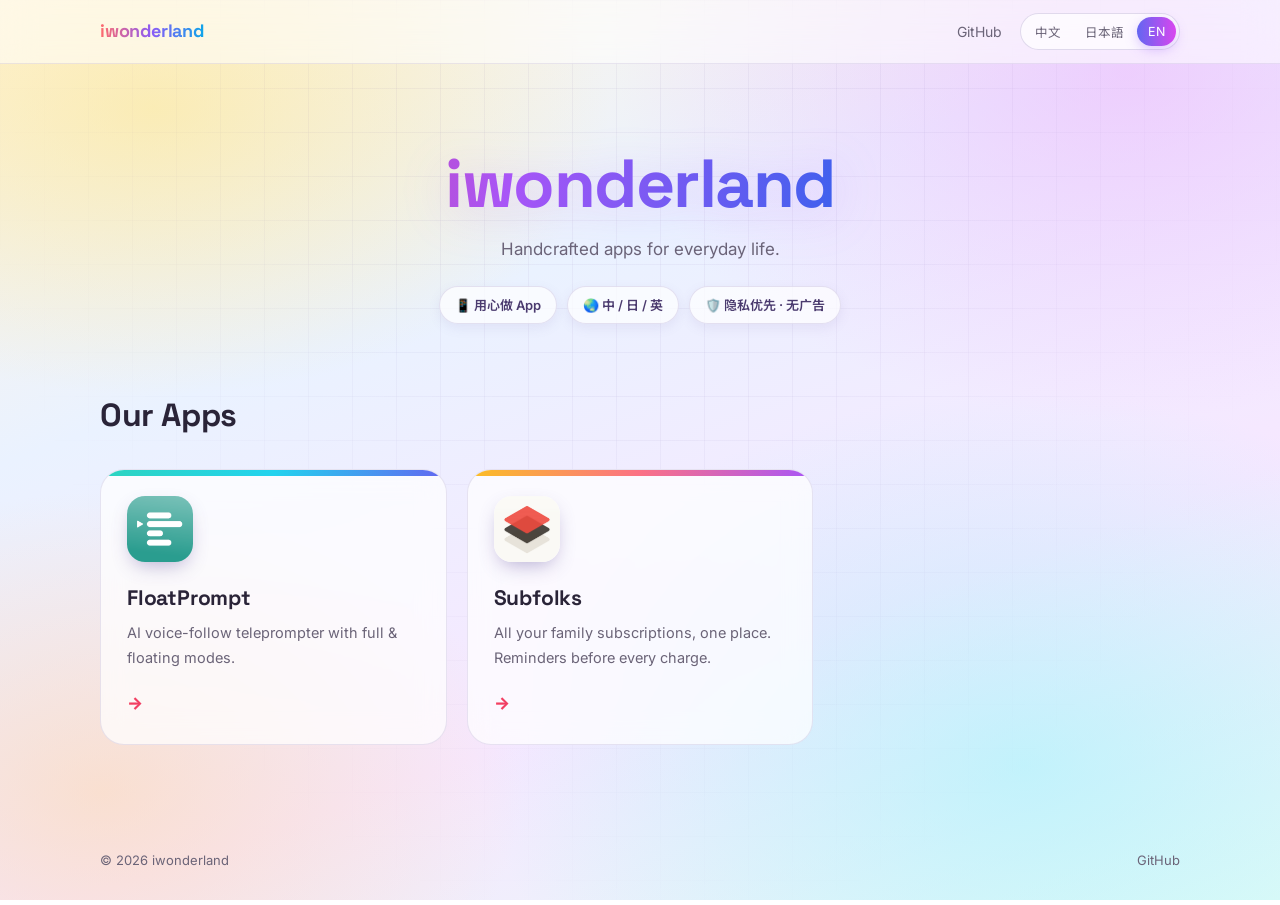
<file: index.html>
<!DOCTYPE html>
<html lang="zh">
<head>
<meta charset="UTF-8">
<meta name="viewport" content="width=device-width, initial-scale=1">
<meta name="description" content="iwonderland - App portfolio">
<meta name="i18n-title" content="home_title">
<title>iwonderland</title>
<link rel="preconnect" href="https://fonts.googleapis.com">
<link rel="preconnect" href="https://fonts.gstatic.com" crossorigin>
<link href="https://fonts.googleapis.com/css2?family=Space+Grotesk:wght@400;500;600;700&family=Inter:wght@400;500;600;700&family=Noto+Sans+SC:wght@400;500;700&family=Noto+Sans+JP:wght@400;500;700&display=swap" rel="stylesheet">
<style>
/* ============================================================
   iwonderland 官网集合 · 多彩绚丽集合页
   浅底 + 彩色光斑 + 玻璃卡片；每个 App 卡片用专属渐变色
   ============================================================ */
:root {
  --text: #2A2438;
  --dim: #6B6478;
  --ink: #211C2E;
  --font-body: 'Inter','Noto Sans SC','Noto Sans JP',system-ui,-apple-system,sans-serif;
  --font-display: 'Space Grotesk','Inter',system-ui,sans-serif;
}
* { box-sizing: border-box; margin: 0; padding: 0; }
html { scroll-behavior: smooth; }
body {
  font-family: var(--font-body);
  color: var(--text);
  line-height: 1.7;
  -webkit-font-smoothing: antialiased;
  min-height: 100vh;
  overflow-x: hidden;
  background:
    radial-gradient(760px 480px at 12% 12%, rgba(253,230,138,.55), transparent 60%),
    radial-gradient(820px 560px at 88% 8%, rgba(240,171,252,.5), transparent 62%),
    radial-gradient(900px 620px at 80% 85%, rgba(165,243,252,.6), transparent 60%),
    radial-gradient(700px 500px at 8% 88%, rgba(254,215,170,.55), transparent 60%),
    linear-gradient(160deg, #FFF4E0 0%, #EAF2FF 34%, #F6E7FF 68%, #E6FBF7 100%);
  background-attachment: fixed;
}
body::before { /* 细网格，科技感 */
  content: '';
  position: fixed; inset: 0; z-index: 0; pointer-events: none;
  background-image:
    linear-gradient(rgba(90,60,140,.05) 1px, transparent 1px),
    linear-gradient(90deg, rgba(90,60,140,.05) 1px, transparent 1px);
  background-size: 44px 44px;
  mask-image: radial-gradient(ellipse at 50% 0%, #000 30%, transparent 75%);
  -webkit-mask-image: radial-gradient(ellipse at 50% 0%, #000 30%, transparent 75%);
}
.container { position: relative; z-index: 1; width: min(1080px, 92%); margin-inline: auto; }
a { color: inherit; }

/* ===== 导航 ===== */
.nav { position: sticky; top: 0; z-index: 20; background: rgba(255,255,255,.55); -webkit-backdrop-filter: blur(16px); backdrop-filter: blur(16px); border-bottom: 1px solid rgba(120,100,170,.14); }
.nav-inner { display: flex; align-items: center; gap: 18px; padding: 13px 0; flex-wrap: wrap; }
.nav-brand {
  font-family: var(--font-display); font-weight: 700; font-size: 18px; letter-spacing: -.2px;
  background: linear-gradient(90deg, #FF6B6B, #8B5CF6, #0EA5E9);
  -webkit-background-clip: text; background-clip: text; color: transparent;
}
.nav-links { margin-left: auto; }
.nav-links a { color: var(--dim); text-decoration: none; font-size: 14px; }
.nav-links a:hover { color: var(--ink); }
.lang-switcher { display: inline-flex; gap: 2px; padding: 3px; border: 1px solid rgba(120,100,170,.22); border-radius: 999px; background: rgba(255,255,255,.7); }
.lang-switcher button { border: 0; background: transparent; color: var(--dim); font-size: 12.5px; padding: 5px 11px; border-radius: 999px; cursor: pointer; font-family: var(--font-body); }
.lang-switcher button.active {
  color: #fff;
  background: linear-gradient(90deg, #6366F1, #D946EF);
  box-shadow: 0 4px 12px rgba(160,110,250,.35);
}

/* ===== Hero ===== */
.hero { text-align: center; padding: 84px 0 46px; }
.hero h1 {
  font-family: var(--font-display);
  font-size: clamp(40px, 7vw, 68px); letter-spacing: -1.5px; line-height: 1.05;
  background: linear-gradient(100deg, #F43F5E 0%, #A855F7 38%, #2563EB 76%, #0891B2 100%);
  -webkit-background-clip: text; background-clip: text; color: transparent;
  filter: drop-shadow(0 6px 24px rgba(168,85,247,.22));
}
.hero .sub { margin-top: 16px; color: var(--dim); font-size: 17px; }
.hero .sparkle { margin-top: 22px; display: flex; gap: 10px; justify-content: center; flex-wrap: wrap; }
.chip {
  font-size: 13px; font-weight: 600; color: #4B3B6F; padding: 7px 15px; border-radius: 999px;
  background: rgba(255,255,255,.7); border: 1px solid rgba(120,100,170,.18);
  box-shadow: 0 4px 12px rgba(120,100,170,.10);
}

/* ===== 我们的 App ===== */
.section-title { margin: 18px 0 26px; }
.section-title h2 { font-family: var(--font-display); font-size: clamp(22px, 3.2vw, 32px); letter-spacing: -.4px; }
.apps-grid { display: grid; grid-template-columns: repeat(auto-fill, minmax(300px, 1fr)); gap: 20px; }
.app-card {
  position: relative; overflow: hidden;
  display: flex; flex-direction: column;
  background: rgba(255,255,255,.72);
  border: 1px solid rgba(120,100,170,.16);
  border-radius: 24px; padding: 26px;
  -webkit-backdrop-filter: blur(14px); backdrop-filter: blur(14px);
  text-decoration: none;
  transition: transform .28s cubic-bezier(.2,.8,.2,1), box-shadow .28s ease, border-color .28s ease;
}
.app-card::before { /* 顶部彩色渐变带 */
  content: ''; position: absolute; top: 0; left: 0; right: 0; height: 6px;
  background: var(--accent, linear-gradient(90deg,#22D3EE,#6366F1));
}
.app-card:hover { transform: translateY(-6px) scale(1.01); border-color: rgba(120,100,170,.32); box-shadow: 0 22px 48px -18px var(--glow, rgba(120,100,170,.5)); }
.app-card .app-icon {
  width: 66px; height: 66px; border-radius: 18px; margin-bottom: 18px;
  box-shadow: 0 8px 20px -6px rgba(90,70,150,.45);
}
.app-card h3 { font-family: var(--font-display); font-size: 21px; letter-spacing: -.2px; }
.app-card p { color: var(--dim); font-size: 14.5px; margin-top: 6px; }
.app-card .arrow { margin-top: auto; padding-top: 18px; font-weight: 800; font-size: 17px; background: linear-gradient(90deg,#F43F5E,#A855F7); -webkit-background-clip: text; background-clip: text; color: transparent; }
.app-card[data-tone="teal"] { --accent: linear-gradient(90deg,#2DD4BF,#22D3EE,#6366F1); --glow: rgba(34,211,238,.45); }
.app-card[data-tone="coral"] { --accent: linear-gradient(90deg,#FBBF24,#FB7185,#A855F7); --glow: rgba(251,113,133,.42); }

/* ===== 页脚 ===== */
.footer { margin-top: 74px; padding: 30px 0 34px; }
.footer-inner { display: flex; align-items: center; justify-content: space-between; gap: 16px; flex-wrap: wrap; }
.footer-copy { color: var(--dim); font-size: 13px; }
.footer a.github { color: var(--dim); text-decoration: none; font-size: 13px; }
.footer a.github:hover { color: var(--ink); }
</style>
</head>
<body>

<nav class="nav">
  <div class="container nav-inner">
    <a href="index.html" class="nav-brand">iwonderland</a>
    <div class="nav-links">
      <a href="https://github.com/iwonderland" target="_blank" data-i18n="nav_github">GitHub</a>
    </div>
    <div class="lang-switcher" aria-label="Language">
      <button data-lang-btn="zh">中文</button>
      <button data-lang-btn="ja">日本語</button>
      <button data-lang-btn="en">EN</button>
    </div>
  </div>
</nav>

<header class="hero">
  <div class="container">
    <h1>iwonderland</h1>
    <p class="sub">Handcrafted apps for everyday life.</p>
    <div class="sparkle">
      <span class="chip">📱 用心做 App</span>
      <span class="chip">🌏 中 / 日 / 英</span>
      <span class="chip">🛡️ 隐私优先 · 无广告</span>
    </div>
  </div>
</header>

<section class="features">
  <div class="container">
    <div class="section-title">
      <h2 data-i18n="home_apps">我们的 App</h2>
    </div>
    <div class="apps-grid">
      <a href="floatprompt/index.html" class="app-card" data-tone="teal">
        <img src="assets/img/logo.png" alt="FloatPrompt" class="app-icon">
        <h3>FloatPrompt</h3>
        <p data-i18n="home_card_desc">AI 语音跟随提词器，全屏与悬浮双模式。</p>
        <span class="arrow">→</span>
      </a>
      <a href="subfolks/index.html" class="app-card" data-tone="coral">
        <img src="assets/img/subfolks_logo.png" alt="Subfolks" class="app-icon">
        <h3>Subfolks</h3>
        <p data-i18n="sub_card_desc">全家订阅账单，一处管好。扣费前提醒，不再多花钱。</p>
        <span class="arrow">→</span>
      </a>
    </div>
  </div>
</section>

<footer class="footer">
  <div class="container footer-inner">
    <div class="footer-copy">© 2026 iwonderland</div>
    <a class="github" href="https://github.com/iwonderland" target="_blank" data-i18n="nav_github">GitHub</a>
  </div>
</footer>

<script src="assets/js/main.js"></script>
</body>
</html>
</file>
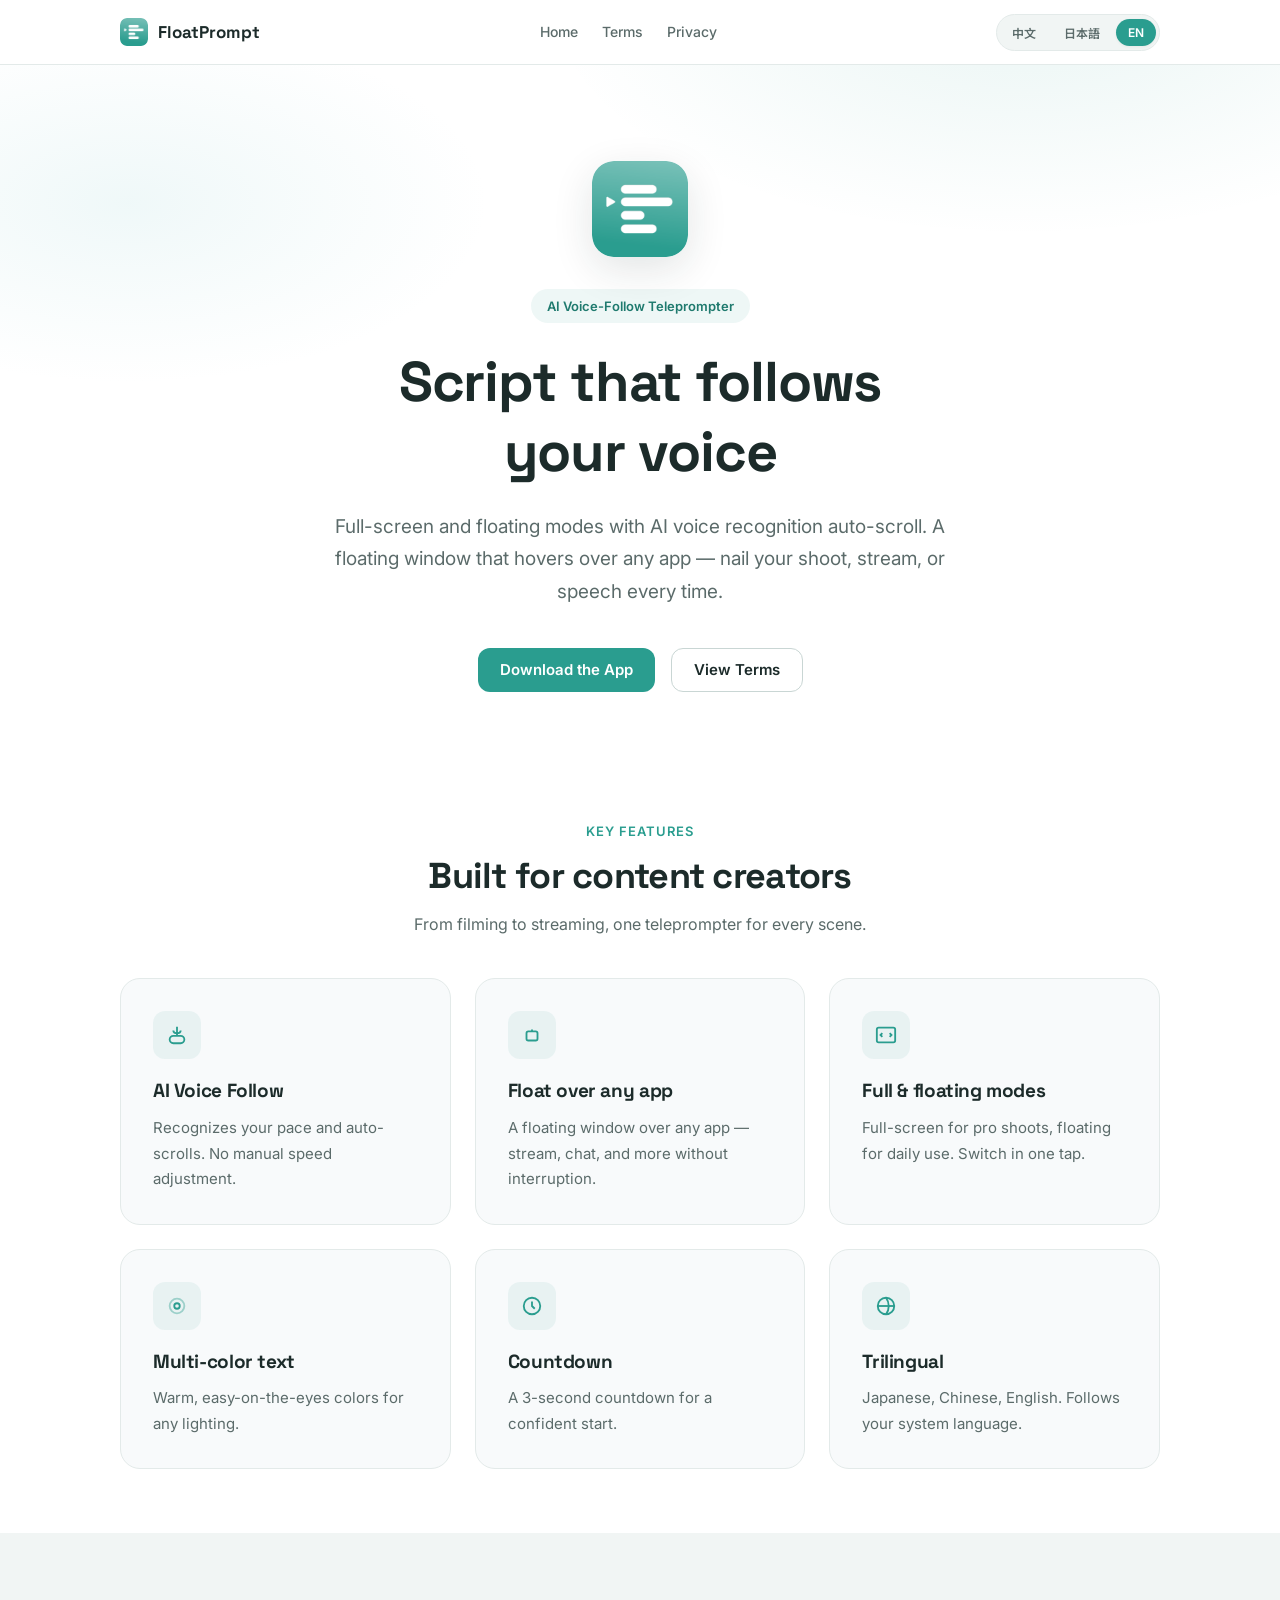
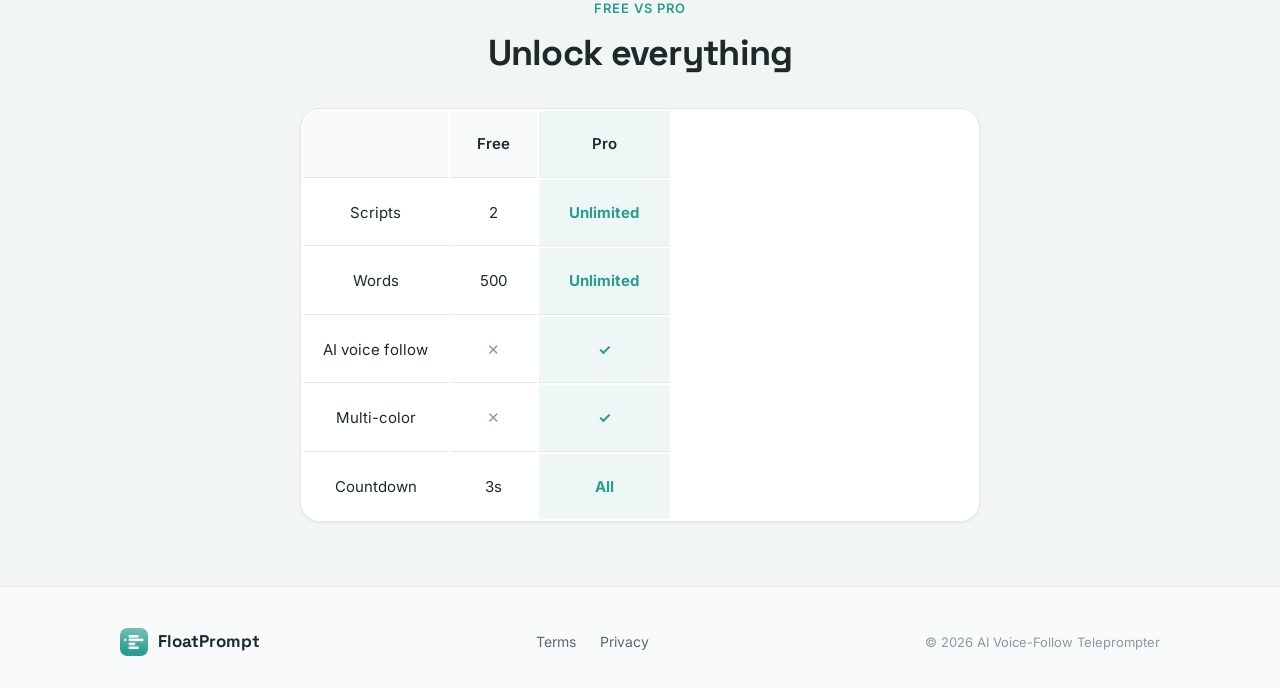
<file: floatprompt/index.html>
<!DOCTYPE html>
<html lang="zh">
<head>
<meta charset="UTF-8">
<meta name="viewport" content="width=device-width, initial-scale=1">
<meta name="description" content="FloatPrompt - AI voice-follow teleprompter">
<meta name="i18n-title" content="page_title_main">
<title>FloatPrompt</title>
<link rel="preconnect" href="https://fonts.googleapis.com">
<link rel="preconnect" href="https://fonts.gstatic.com" crossorigin>
<link href="https://fonts.googleapis.com/css2?family=Space+Grotesk:wght@400;500;600;700&family=Inter:wght@400;500;600;700&family=Noto+Sans+SC:wght@400;500;700&family=Noto+Sans+JP:wght@400;500;700&display=swap" rel="stylesheet">
<link rel="stylesheet" href="../assets/css/style.css">
</head>
<body>

<!-- ===== 导航 ===== -->
<nav class="nav">
  <div class="container nav-inner">
    <a href="index.html" class="nav-brand">
      <img src="../assets/img/logo.png" alt="logo">
      <span>FloatPrompt</span>
    </a>
    <div class="nav-links">
      <a href="index.html#features" data-i18n="nav_home">首页</a>
      <a href="terms.html" data-i18n="nav_terms">用户协议</a>
      <a href="privacy.html" data-i18n="nav_privacy">隐私政策</a>
    </div>
    <div class="lang-switcher" aria-label="Language">
      <button data-lang-btn="zh">中文</button>
      <button data-lang-btn="ja">日本語</button>
      <button data-lang-btn="en">EN</button>
    </div>
  </div>
</nav>

<!-- ===== Hero ===== -->
<header class="hero">
  <div class="container">
    <img src="../assets/img/logo.png" alt="App icon" class="hero-app-icon">
    <div class="hero-badge" data-i18n="hero_badge">AI 语音跟随提词器</div>
    <h1><span data-i18n="hero_title1">让文字跟着</span><br><span data-i18n="hero_title2">你的声音走</span></h1>
    <p class="sub" data-i18n="hero_sub">全屏与悬浮双模式，AI 语音识别让脚本自动滚动。悬浮小窗可覆盖在任意 App 之上，拍摄、直播、演讲都能一遍过。</p>
    <div class="hero-cta">
      <button class="btn btn-primary" onclick="window.open('https://apps.apple.com','_blank')" data-i18n="hero_cta_main">下载 App</button>
      <a class="btn btn-outline" href="terms.html" data-i18n="hero_cta_secondary">查看协议</a>
    </div>
  </div>
</header>

<!-- ===== 特性 ===== -->
<section class="features" id="features">
  <div class="container">
    <div class="section-title">
      <div class="eyebrow" data-i18n="feat_eyebrow">核心功能</div>
      <h2 data-i18n="feat_title">为内容创作而生</h2>
      <p data-i18n="feat_sub">从拍摄到直播，一个提词器满足所有场景。</p>
    </div>
    <div class="features-grid">
      <div class="feature-card">
        <div class="icon"><svg width="22" height="22" viewBox="0 0 24 24" fill="none" stroke="currentColor" stroke-width="2"><path d="M12 3v10"/><path d="M8 7c0 4 8 4 8 0"/><rect x="4" y="13" width="16" height="8" rx="4"/></svg></div>
        <h3 data-i18n="feat1_title">AI 语音跟随</h3>
        <p data-i18n="feat1_desc">识别你的语速，脚本自动滚动，不用手动调整速度。</p>
      </div>
      <div class="feature-card">
        <div class="icon"><svg width="22" height="22" viewBox="0 0 24 24" fill="none" stroke="currentColor" stroke-width="2"><rect x="6" y="8" width="12" height="10" rx="2"/><path d="M12 8V6"/></svg></div>
        <h3 data-i18n="feat2_title">悬浮任意 App</h3>
        <p data-i18n="feat2_desc">悬浮小窗覆盖在其他 App 之上，直播软件、聊天窗口都不耽误。</p>
      </div>
      <div class="feature-card">
        <div class="icon"><svg width="22" height="22" viewBox="0 0 24 24" fill="none" stroke="currentColor" stroke-width="2"><rect x="2" y="4" width="20" height="16" rx="2"/><path d="M8 10l-2 2 2 2"/><path d="M16 10l2 2-2 2"/></svg></div>
        <h3 data-i18n="feat3_title">全屏与浮窗双模式</h3>
        <p data-i18n="feat3_desc">正式拍摄用全屏，日常使用用悬浮，一键切换。</p>
      </div>
      <div class="feature-card">
        <div class="icon"><svg width="22" height="22" viewBox="0 0 24 24" fill="none" stroke="currentColor" stroke-width="2"><circle cx="12" cy="12" r="3"/><circle cx="12" cy="12" r="8" opacity=".4"/></svg></div>
        <h3 data-i18n="feat4_title">多色文字</h3>
        <p data-i18n="feat4_desc">暖黄、淡蓝等阅读舒适的颜色，适配不同光线。</p>
      </div>
      <div class="feature-card">
        <div class="icon"><svg width="22" height="22" viewBox="0 0 24 24" fill="none" stroke="currentColor" stroke-width="2"><circle cx="12" cy="12" r="9"/><path d="M12 7v5l3 3"/></svg></div>
        <h3 data-i18n="feat5_title">倒计时准备</h3>
        <p data-i18n="feat5_desc">3 秒倒计时，让你从容起势，开场更自然。</p>
      </div>
      <div class="feature-card">
        <div class="icon"><svg width="22" height="22" viewBox="0 0 24 24" fill="none" stroke="currentColor" stroke-width="2"><circle cx="12" cy="12" r="9"/><path d="M3 12h18"/><path d="M12 3a15 15 0 0 1 0 18"/></svg></div>
        <h3 data-i18n="feat6_title">三语支持</h3>
        <p data-i18n="feat6_desc">日文、中文、英文界面，随系统语言自动切换。</p>
      </div>
    </div>
  </div>
</section>

<!-- ===== 对比 ===== -->
<section class="compare">
  <div class="container">
    <div class="section-title">
      <div class="eyebrow" data-i18n="compare_eyebrow">免费 vs Pro</div>
      <h2 data-i18n="compare_title">解锁全部能力</h2>
    </div>
    <div class="compare-table">
      <table>
        <tr>
          <th style="width:40%"></th>
          <th data-i18n="compare_free">免费版</th>
          <th class="pro-col" data-i18n="compare_pro">Pro</th>
        </tr>
        <tr>
          <td data-i18n="cmp_scripts">脚本数量</td>
          <td data-i18n="cmp_free2">2 个</td>
          <td class="pro-col check" data-i18n="cmp_pro_x">无限</td>
        </tr>
        <tr>
          <td data-i18n="cmp_words">单篇字数</td>
          <td data-i18n="cmp_free500">500 字</td>
          <td class="pro-col check" data-i18n="cmp_pro_x">无限</td>
        </tr>
        <tr>
          <td data-i18n="cmp_ai">AI 语音跟随</td>
          <td class="x">✕</td>
          <td class="pro-col check">✓</td>
        </tr>
        <tr>
          <td data-i18n="cmp_color">多色文字</td>
          <td class="x">✕</td>
          <td class="pro-col check">✓</td>
        </tr>
        <tr>
          <td data-i18n="cmp_countdown">倒计时档位</td>
          <td data-i18n="cmp_free3s">3 秒</td>
          <td class="pro-col check" data-i18n="cmp_pro_all">全部</td>
        </tr>
      </table>
    </div>
  </div>
</section>

<!-- ===== 页脚 ===== -->
<footer class="footer">
  <div class="container footer-inner">
    <div class="nav-brand">
      <img src="../assets/img/logo.png" alt="logo">
      <span>FloatPrompt</span>
    </div>
    <div class="footer-links">
      <a href="terms.html" data-i18n="nav_terms">用户协议</a>
      <a href="privacy.html" data-i18n="nav_privacy">隐私政策</a>
    </div>
    <div class="footer-copy">© 2026 <span data-i18n="footer_tag">AI 语音跟随提词器</span></div>
  </div>
</footer>

<script src="../assets/js/main.js"></script>
</body>
</html>
</file>
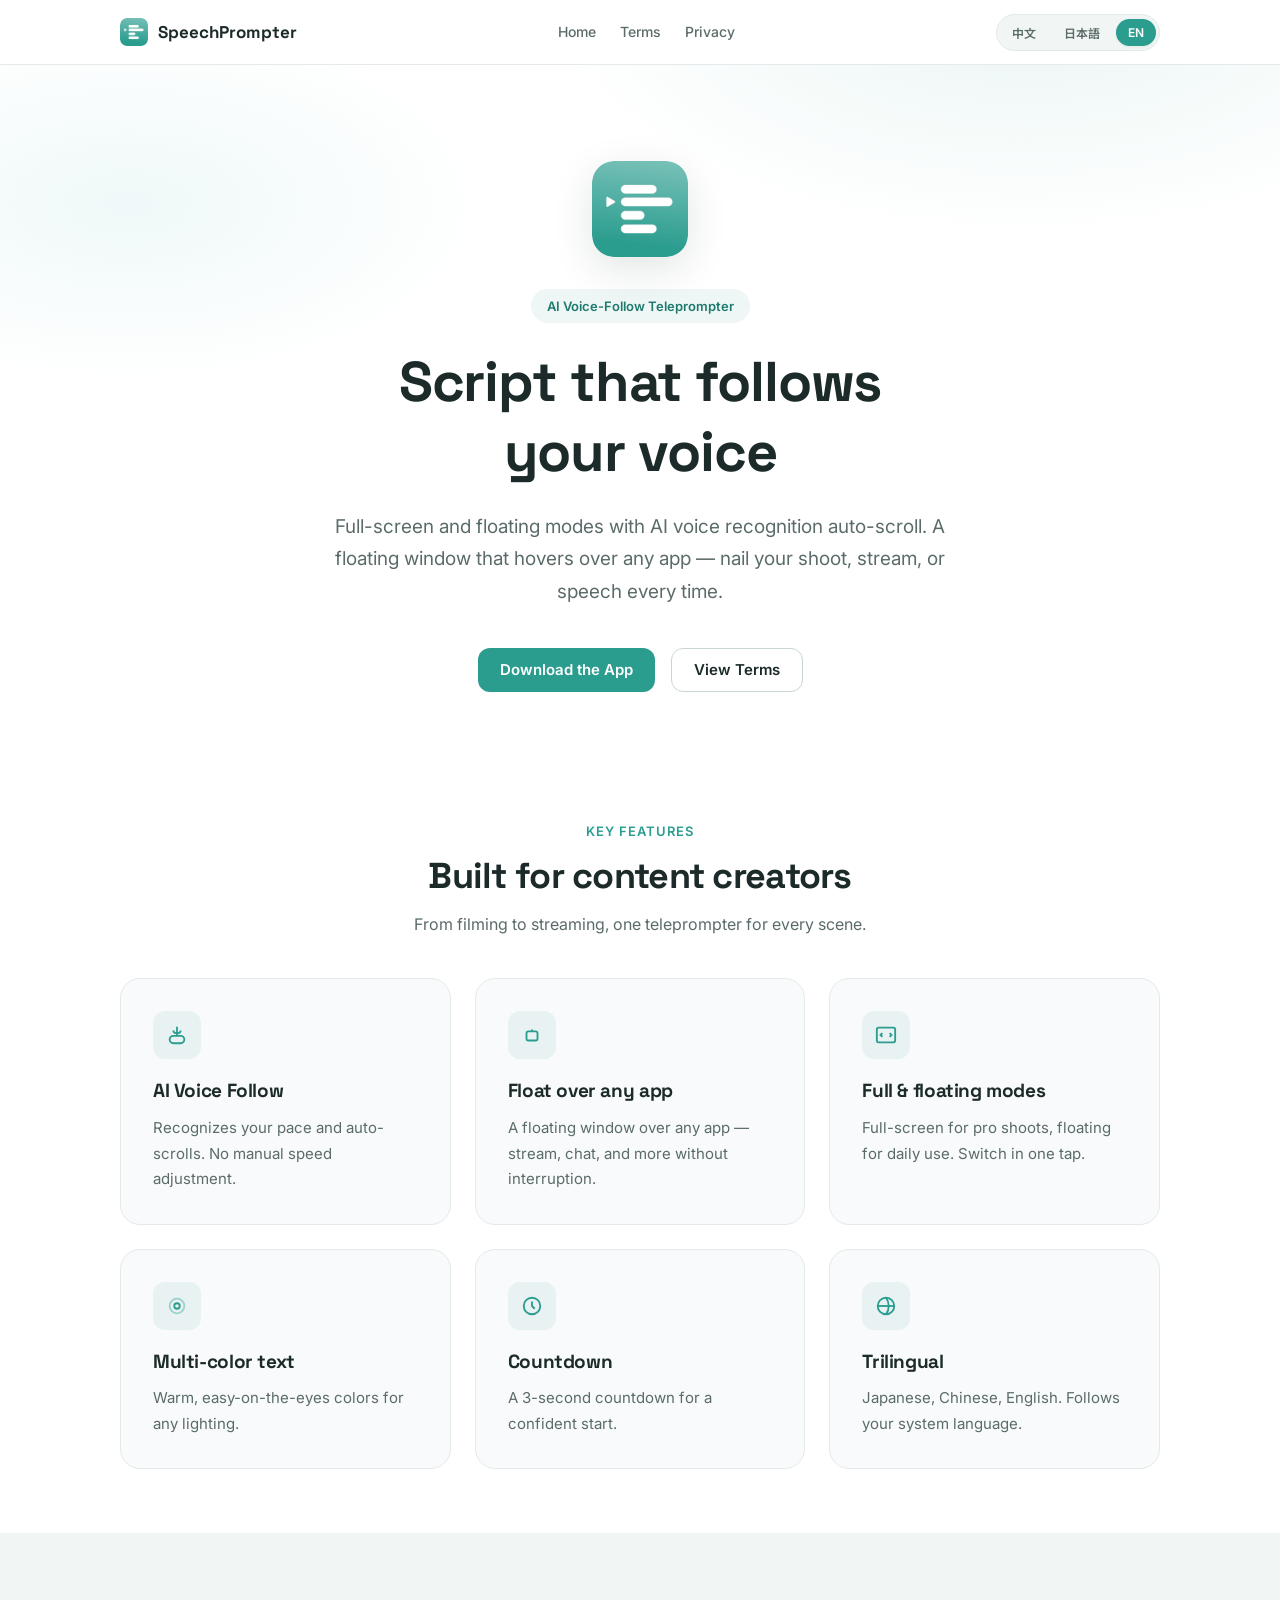
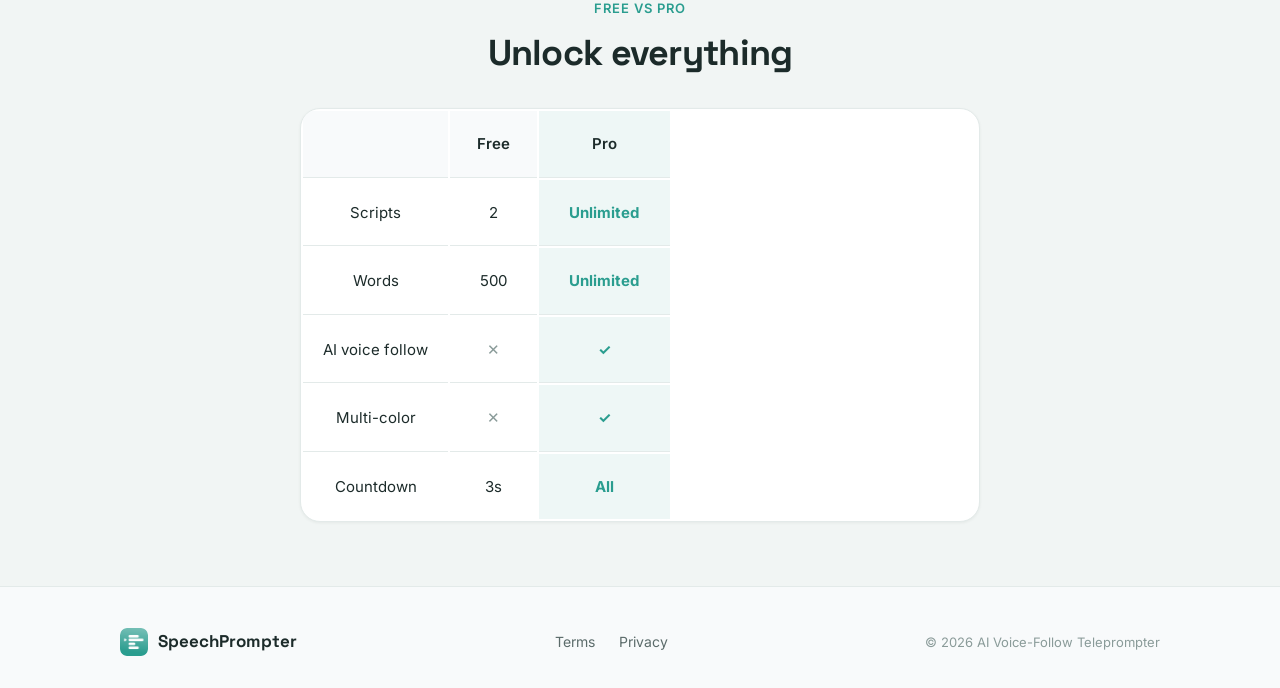
<file: speechprompter/index.html>
<!DOCTYPE html>
<html lang="zh">
<head>
<meta charset="UTF-8">
<meta name="viewport" content="width=device-width, initial-scale=1">
<meta name="description" content="SpeechPrompter - AI voice-follow teleprompter">
<meta name="i18n-title" content="page_title_main">
<title>SpeechPrompter</title>
<link rel="preconnect" href="https://fonts.googleapis.com">
<link rel="preconnect" href="https://fonts.gstatic.com" crossorigin>
<link href="https://fonts.googleapis.com/css2?family=Space+Grotesk:wght@400;500;600;700&family=Inter:wght@400;500;600;700&family=Noto+Sans+SC:wght@400;500;700&family=Noto+Sans+JP:wght@400;500;700&display=swap" rel="stylesheet">
<link rel="stylesheet" href="../assets/css/style.css">
</head>
<body>

<!-- ===== 导航 ===== -->
<nav class="nav">
  <div class="container nav-inner">
    <a href="index.html" class="nav-brand">
      <img src="../assets/img/logo.png" alt="logo">
      <span>SpeechPrompter</span>
    </a>
    <div class="nav-links">
      <a href="index.html#features" data-i18n="nav_home">首页</a>
      <a href="terms.html" data-i18n="nav_terms">用户协议</a>
      <a href="privacy.html" data-i18n="nav_privacy">隐私政策</a>
    </div>
    <div class="lang-switcher" aria-label="Language">
      <button data-lang-btn="zh">中文</button>
      <button data-lang-btn="ja">日本語</button>
      <button data-lang-btn="en">EN</button>
    </div>
  </div>
</nav>

<!-- ===== Hero ===== -->
<header class="hero">
  <div class="container">
    <img src="../assets/img/logo.png" alt="App icon" class="hero-app-icon">
    <div class="hero-badge" data-i18n="hero_badge">AI 语音跟随提词器</div>
    <h1><span data-i18n="hero_title1">让文字跟着</span><br><span data-i18n="hero_title2">你的声音走</span></h1>
    <p class="sub" data-i18n="hero_sub">全屏与悬浮双模式，AI 语音识别让脚本自动滚动。悬浮小窗可覆盖在任意 App 之上，拍摄、直播、演讲都能一遍过。</p>
    <div class="hero-cta">
      <button class="btn btn-primary" onclick="window.open('https://apps.apple.com','_blank')" data-i18n="hero_cta_main">下载 App</button>
      <a class="btn btn-outline" href="terms.html" data-i18n="hero_cta_secondary">查看协议</a>
    </div>
  </div>
</header>

<!-- ===== 特性 ===== -->
<section class="features" id="features">
  <div class="container">
    <div class="section-title">
      <div class="eyebrow" data-i18n="feat_eyebrow">核心功能</div>
      <h2 data-i18n="feat_title">为内容创作而生</h2>
      <p data-i18n="feat_sub">从拍摄到直播，一个提词器满足所有场景。</p>
    </div>
    <div class="features-grid">
      <div class="feature-card">
        <div class="icon"><svg width="22" height="22" viewBox="0 0 24 24" fill="none" stroke="currentColor" stroke-width="2"><path d="M12 3v10"/><path d="M8 7c0 4 8 4 8 0"/><rect x="4" y="13" width="16" height="8" rx="4"/></svg></div>
        <h3 data-i18n="feat1_title">AI 语音跟随</h3>
        <p data-i18n="feat1_desc">识别你的语速，脚本自动滚动，不用手动调整速度。</p>
      </div>
      <div class="feature-card">
        <div class="icon"><svg width="22" height="22" viewBox="0 0 24 24" fill="none" stroke="currentColor" stroke-width="2"><rect x="6" y="8" width="12" height="10" rx="2"/><path d="M12 8V6"/></svg></div>
        <h3 data-i18n="feat2_title">悬浮任意 App</h3>
        <p data-i18n="feat2_desc">悬浮小窗覆盖在其他 App 之上，直播软件、聊天窗口都不耽误。</p>
      </div>
      <div class="feature-card">
        <div class="icon"><svg width="22" height="22" viewBox="0 0 24 24" fill="none" stroke="currentColor" stroke-width="2"><rect x="2" y="4" width="20" height="16" rx="2"/><path d="M8 10l-2 2 2 2"/><path d="M16 10l2 2-2 2"/></svg></div>
        <h3 data-i18n="feat3_title">全屏与浮窗双模式</h3>
        <p data-i18n="feat3_desc">正式拍摄用全屏，日常使用用悬浮，一键切换。</p>
      </div>
      <div class="feature-card">
        <div class="icon"><svg width="22" height="22" viewBox="0 0 24 24" fill="none" stroke="currentColor" stroke-width="2"><circle cx="12" cy="12" r="3"/><circle cx="12" cy="12" r="8" opacity=".4"/></svg></div>
        <h3 data-i18n="feat4_title">多色文字</h3>
        <p data-i18n="feat4_desc">暖黄、淡蓝等阅读舒适的颜色，适配不同光线。</p>
      </div>
      <div class="feature-card">
        <div class="icon"><svg width="22" height="22" viewBox="0 0 24 24" fill="none" stroke="currentColor" stroke-width="2"><circle cx="12" cy="12" r="9"/><path d="M12 7v5l3 3"/></svg></div>
        <h3 data-i18n="feat5_title">倒计时准备</h3>
        <p data-i18n="feat5_desc">3 秒倒计时，让你从容起势，开场更自然。</p>
      </div>
      <div class="feature-card">
        <div class="icon"><svg width="22" height="22" viewBox="0 0 24 24" fill="none" stroke="currentColor" stroke-width="2"><circle cx="12" cy="12" r="9"/><path d="M3 12h18"/><path d="M12 3a15 15 0 0 1 0 18"/></svg></div>
        <h3 data-i18n="feat6_title">三语支持</h3>
        <p data-i18n="feat6_desc">日文、中文、英文界面，随系统语言自动切换。</p>
      </div>
    </div>
  </div>
</section>

<!-- ===== 对比 ===== -->
<section class="compare">
  <div class="container">
    <div class="section-title">
      <div class="eyebrow" data-i18n="compare_eyebrow">免费 vs Pro</div>
      <h2 data-i18n="compare_title">解锁全部能力</h2>
    </div>
    <div class="compare-table">
      <table>
        <tr>
          <th style="width:40%"></th>
          <th data-i18n="compare_free">免费版</th>
          <th class="pro-col" data-i18n="compare_pro">Pro</th>
        </tr>
        <tr>
          <td data-i18n="cmp_scripts">脚本数量</td>
          <td data-i18n="cmp_free2">2 个</td>
          <td class="pro-col check" data-i18n="cmp_pro_x">无限</td>
        </tr>
        <tr>
          <td data-i18n="cmp_words">单篇字数</td>
          <td data-i18n="cmp_free500">500 字</td>
          <td class="pro-col check" data-i18n="cmp_pro_x">无限</td>
        </tr>
        <tr>
          <td data-i18n="cmp_ai">AI 语音跟随</td>
          <td class="x">✕</td>
          <td class="pro-col check">✓</td>
        </tr>
        <tr>
          <td data-i18n="cmp_color">多色文字</td>
          <td class="x">✕</td>
          <td class="pro-col check">✓</td>
        </tr>
        <tr>
          <td data-i18n="cmp_countdown">倒计时档位</td>
          <td data-i18n="cmp_free3s">3 秒</td>
          <td class="pro-col check" data-i18n="cmp_pro_all">全部</td>
        </tr>
      </table>
    </div>
  </div>
</section>

<!-- ===== 页脚 ===== -->
<footer class="footer">
  <div class="container footer-inner">
    <div class="nav-brand">
      <img src="../assets/img/logo.png" alt="logo">
      <span>SpeechPrompter</span>
    </div>
    <div class="footer-links">
      <a href="terms.html" data-i18n="nav_terms">用户协议</a>
      <a href="privacy.html" data-i18n="nav_privacy">隐私政策</a>
    </div>
    <div class="footer-copy">© 2026 <span data-i18n="footer_tag">AI 语音跟随提词器</span></div>
  </div>
</footer>

<script src="../assets/js/main.js"></script>
</body>
</html>
</file>
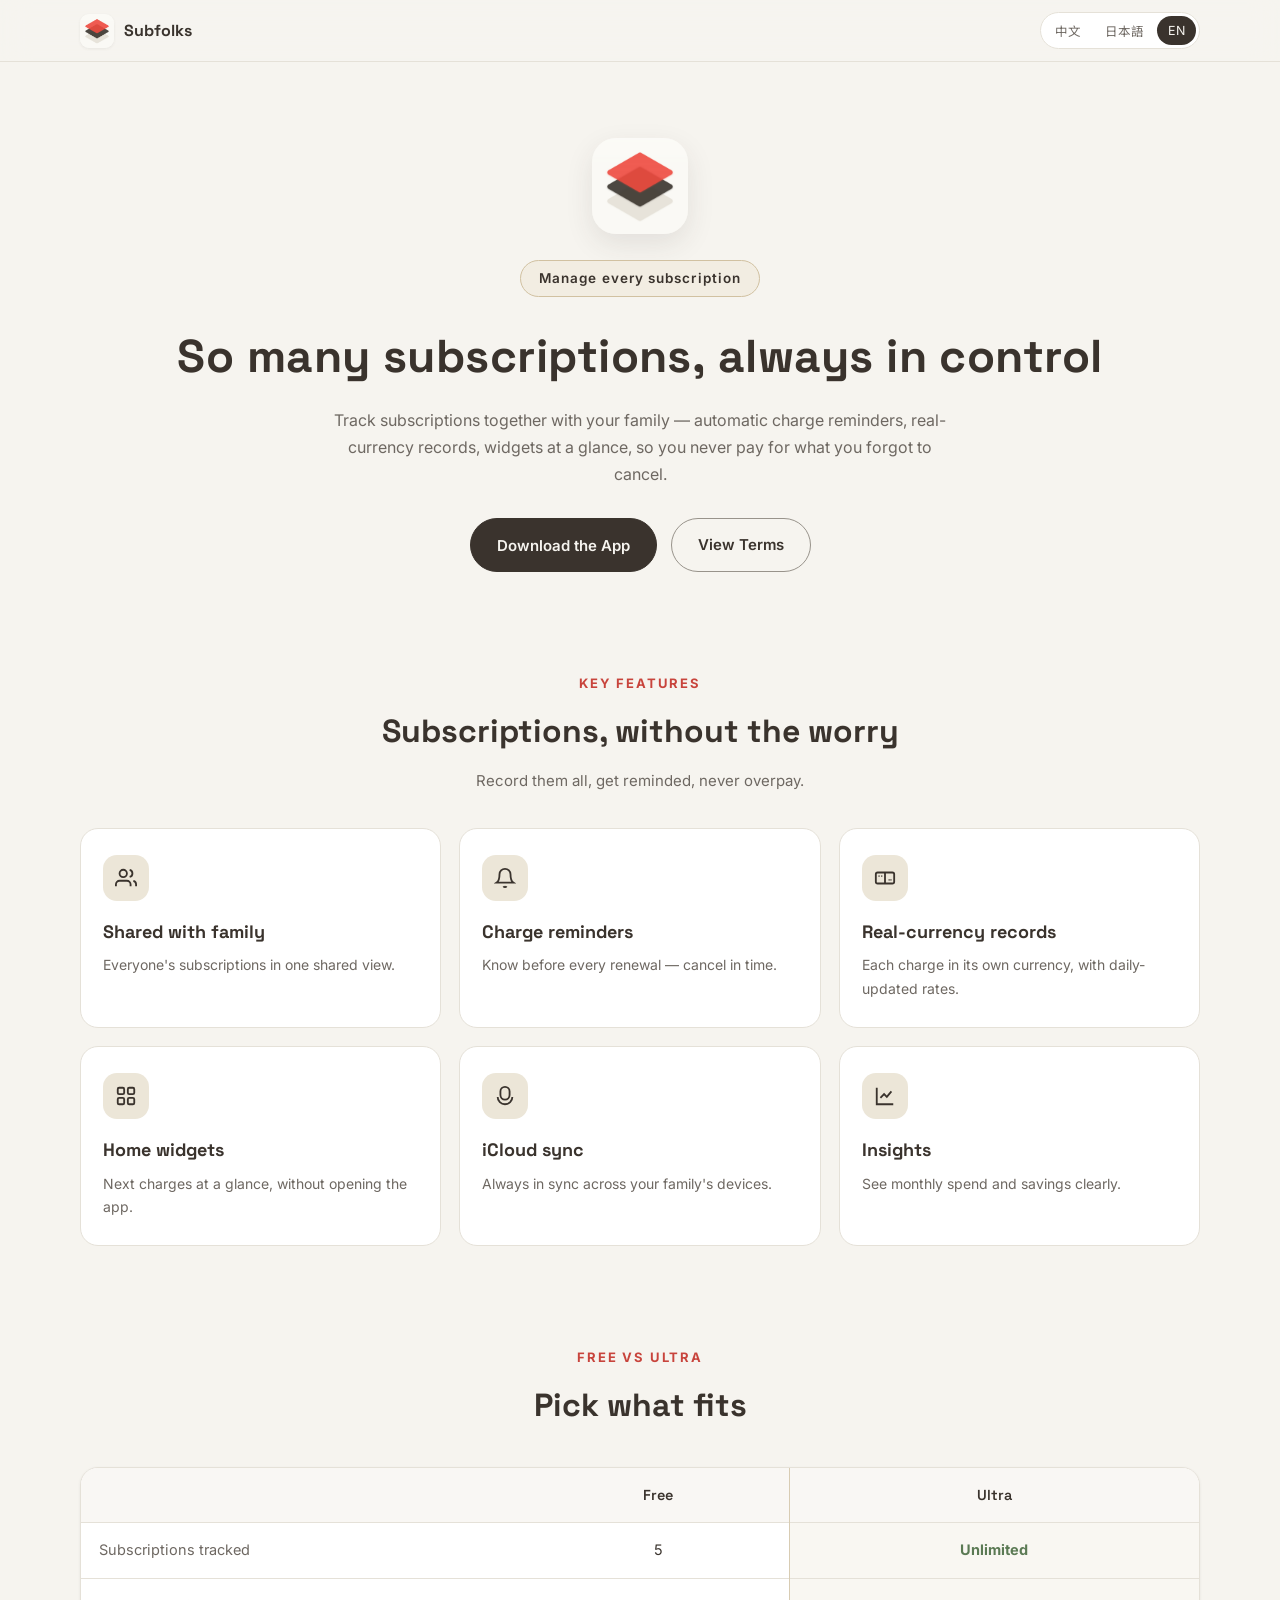
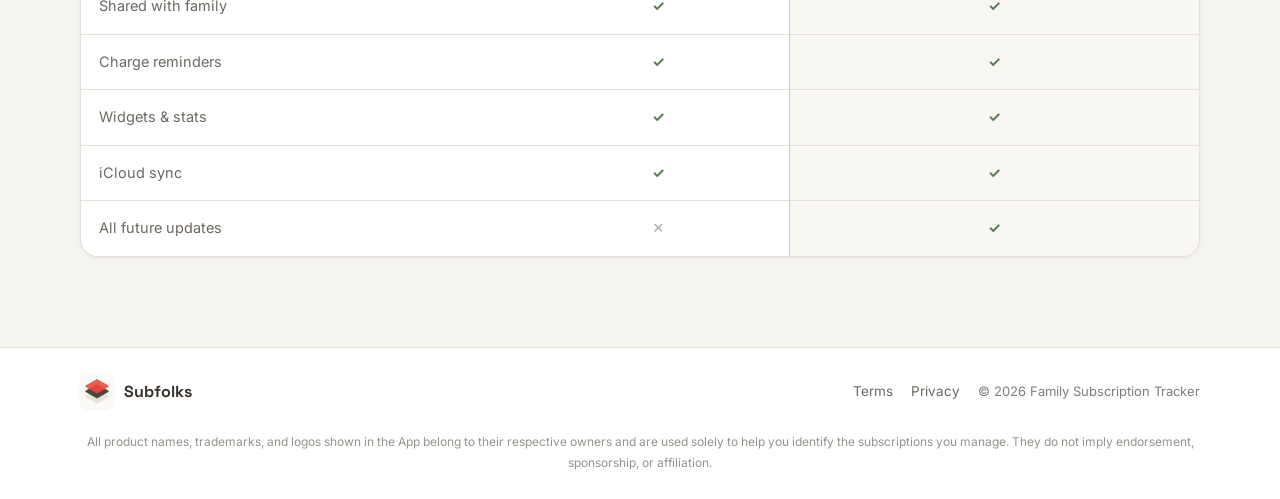
<file: subfolks/index.html>
<!DOCTYPE html>
<html lang="zh">
<head>
<meta charset="UTF-8">
<meta name="viewport" content="width=device-width, initial-scale=1">
<meta name="description" content="Subfolks - Family subscription manager">
<meta name="i18n-title" content="sub_footer_tag">
<title>Subfolks</title>
<link rel="preconnect" href="https://fonts.googleapis.com">
<link rel="preconnect" href="https://fonts.gstatic.com" crossorigin>
<link href="https://fonts.googleapis.com/css2?family=Space+Grotesk:wght@400;500;600;700&family=Inter:wght@400;500;600;700&family=Noto+Sans+SC:wght@400;500;700&family=Noto+Sans+JP:wght@400;500;700&display=swap" rel="stylesheet">
<link rel="stylesheet" href="css/style.css">
</head>
<body>

<!-- ===== 导航 ===== -->
<nav class="nav">
  <div class="container nav-inner">
    <a href="index.html" class="nav-brand">
      <img src="../assets/img/subfolks_logo.png" alt="logo">
      <span>Subfolks</span>
    </a>
    <div class="lang-switcher" aria-label="Language">
      <button data-lang-btn="zh">中文</button>
      <button data-lang-btn="ja">日本語</button>
      <button data-lang-btn="en">EN</button>
    </div>
  </div>
</nav>

<!-- ===== Hero ===== -->
<header class="hero">
  <div class="container">
    <img src="../assets/img/subfolks_logo.png" alt="App icon" class="hero-app-icon">
    <div class="hero-badge" data-i18n="sub_hero_badge">管理全家的订阅</div>
    <h1 data-i18n="sub_hero_title">订阅再多，心里有数</h1>
    <p class="sub" data-i18n="sub_hero_sub">和家人一起管理订阅账单：到期前自动提醒、按真实货币记账、小组件一眼看清，避免忘了取消而白扣钱。</p>
    <div class="hero-cta">
      <button class="btn btn-primary" onclick="window.open('https://apps.apple.com','_blank')" data-i18n="hero_cta_main">下载 App</button>
      <a class="btn btn-outline" href="terms.html" data-i18n="hero_cta_secondary">查看协议</a>
    </div>
  </div>
</header>

<!-- ===== 特性 ===== -->
<section class="features" id="features">
  <div class="container">
    <div class="section-title">
      <div class="eyebrow" data-i18n="sub_feat_eyebrow">核心功能</div>
      <h2 data-i18n="sub_feat_title">把账单变成安心</h2>
      <p data-i18n="sub_feat_sub">一家人的订阅都能记录、都能提醒、都不白扣钱。</p>
    </div>
    <div class="features-grid">
      <div class="feature-card">
        <div class="icon"><svg width="22" height="22" viewBox="0 0 24 24" fill="none" stroke="currentColor" stroke-width="2"><path d="M17 21v-2a4 4 0 0 0-4-4H5a4 4 0 0 0-4 4v2"/><circle cx="9" cy="7" r="4"/><path d="M23 21v-2a4 4 0 0 0-3-3.87"/><path d="M16 3.13a4 4 0 0 1 0 7.75"/></svg></div>
        <h3 data-i18n="sub_feat1_title">家人共管</h3>
        <p data-i18n="sub_feat1_desc">成员的订阅都记录在一起，谁开谁关一目了然。</p>
      </div>
      <div class="feature-card">
        <div class="icon"><svg width="22" height="22" viewBox="0 0 24 24" fill="none" stroke="currentColor" stroke-width="2"><path d="M18 8a6 6 0 0 0-12 0c0 7-3 9-3 9h18s-3-2-3-9"/><path d="M13.73 21a2 2 0 0 1-3.46 0"/></svg></div>
        <h3 data-i18n="sub_feat2_title">扣费前提醒</h3>
        <p data-i18n="sub_feat2_desc">到期前提前通知，忘了取消也能及时止损。</p>
      </div>
      <div class="feature-card">
        <div class="icon"><svg width="22" height="22" viewBox="0 0 24 24" fill="none" stroke="currentColor" stroke-width="2"><rect x="2" y="6" width="20" height="12" rx="2"/><path d="M12 6v12"/><path d="M6 10h-1"/><path d="M9 10H8"/><path d="M16 14h1"/><path d="M19 14h-1"/></svg></div>
        <h3 data-i18n="sub_feat3_title">真实货币记账</h3>
        <p data-i18n="sub_feat3_desc">每个订阅按所属货币记录，汇率每日更新，不折算混淆。</p>
      </div>
      <div class="feature-card">
        <div class="icon"><svg width="22" height="22" viewBox="0 0 24 24" fill="none" stroke="currentColor" stroke-width="2"><rect x="3" y="3" width="7" height="7" rx="1.5"/><rect x="14" y="3" width="7" height="7" rx="1.5"/><rect x="3" y="14" width="7" height="7" rx="1.5"/><rect x="14" y="14" width="7" height="7" rx="1.5"/></svg></div>
        <h3 data-i18n="sub_feat4_title">主屏小组件</h3>
        <p data-i18n="sub_feat4_desc">下次扣款、本月账单，不开 App 也能一眼看到。</p>
      </div>
      <div class="feature-card">
        <div class="icon"><svg width="22" height="22" viewBox="0 0 24 24" fill="none" stroke="currentColor" stroke-width="2"><path d="M12 2a5 5 0 0 0-5 5v4a5 5 0 0 0 10 0V7a5 5 0 0 0-5-5z"/><path d="M4 13a8 8 0 0 0 16 0"/></svg></div>
        <h3 data-i18n="sub_feat5_title">iCloud 同步</h3>
        <p data-i18n="sub_feat5_desc">换机、家人设备间数据自动同步，不怕丢失。</p>
      </div>
      <div class="feature-card">
        <div class="icon"><svg width="22" height="22" viewBox="0 0 24 24" fill="none" stroke="currentColor" stroke-width="2"><path d="M3 3v18h18"/><path d="M7 14l4-4 3 3 5-6"/></svg></div>
        <h3 data-i18n="sub_feat6_title">统计洞察</h3>
        <p data-i18n="sub_feat6_desc">每月订阅开支、省钱情况一目了然。</p>
      </div>
    </div>
  </div>
</section>

<!-- ===== 对比 ===== -->
<section class="compare">
  <div class="container">
    <div class="section-title">
      <div class="eyebrow" data-i18n="sub_cmp_eyebrow">免费 vs Ultra</div>
      <h2 data-i18n="sub_cmp_title">按需选择</h2>
    </div>
    <div class="compare-table">
      <table>
        <tr>
          <th style="width:40%"></th>
          <th data-i18n="sub_cmp_free">免费版</th>
          <th class="pro-col" data-i18n="sub_cmp_ultra">Ultra</th>
        </tr>
        <tr>
          <td data-i18n="sub_cmp_count">可记录订阅条数</td>
          <td data-i18n="sub_cmp_5">5 条</td>
          <td class="pro-col check" data-i18n="sub_cmp_inf">无限</td>
        </tr>
        <tr>
          <td data-i18n="sub_cmp_family">家人共管</td>
          <td class="check">✓</td>
          <td class="pro-col check">✓</td>
        </tr>
        <tr>
          <td data-i18n="sub_cmp_remind">扣费前提醒</td>
          <td class="check">✓</td>
          <td class="pro-col check">✓</td>
        </tr>
        <tr>
          <td data-i18n="sub_cmp_widgets">小组件 / 统计</td>
          <td class="check">✓</td>
          <td class="pro-col check">✓</td>
        </tr>
        <tr>
          <td data-i18n="sub_cmp_icloud">iCloud 同步</td>
          <td class="check">✓</td>
          <td class="pro-col check">✓</td>
        </tr>
        <tr>
          <td data-i18n="sub_cmp_updates">以后所有更新</td>
          <td class="x">✕</td>
          <td class="pro-col check">✓</td>
        </tr>
      </table>
    </div>
  </div>
</section>

<!-- ===== 页脚 ===== -->
<footer class="footer">
  <div class="container footer-inner">
    <div class="nav-brand">
      <img src="../assets/img/subfolks_logo.png" alt="logo">
      <span>Subfolks</span>
    </div>
    <div class="footer-links">
      <a href="terms.html" data-i18n="nav_terms">用户协议</a>
      <a href="privacy.html" data-i18n="nav_privacy">隐私政策</a>
    </div>
    <div class="footer-copy">© 2026 <span data-i18n="sub_footer_tag">家庭订阅管理</span></div>
    <p class="footer-tm" data-i18n="sub_footer_tm"></p>
  </div>
</footer>

<script src="../assets/js/main.js"></script>
</body>
</html>
</file>
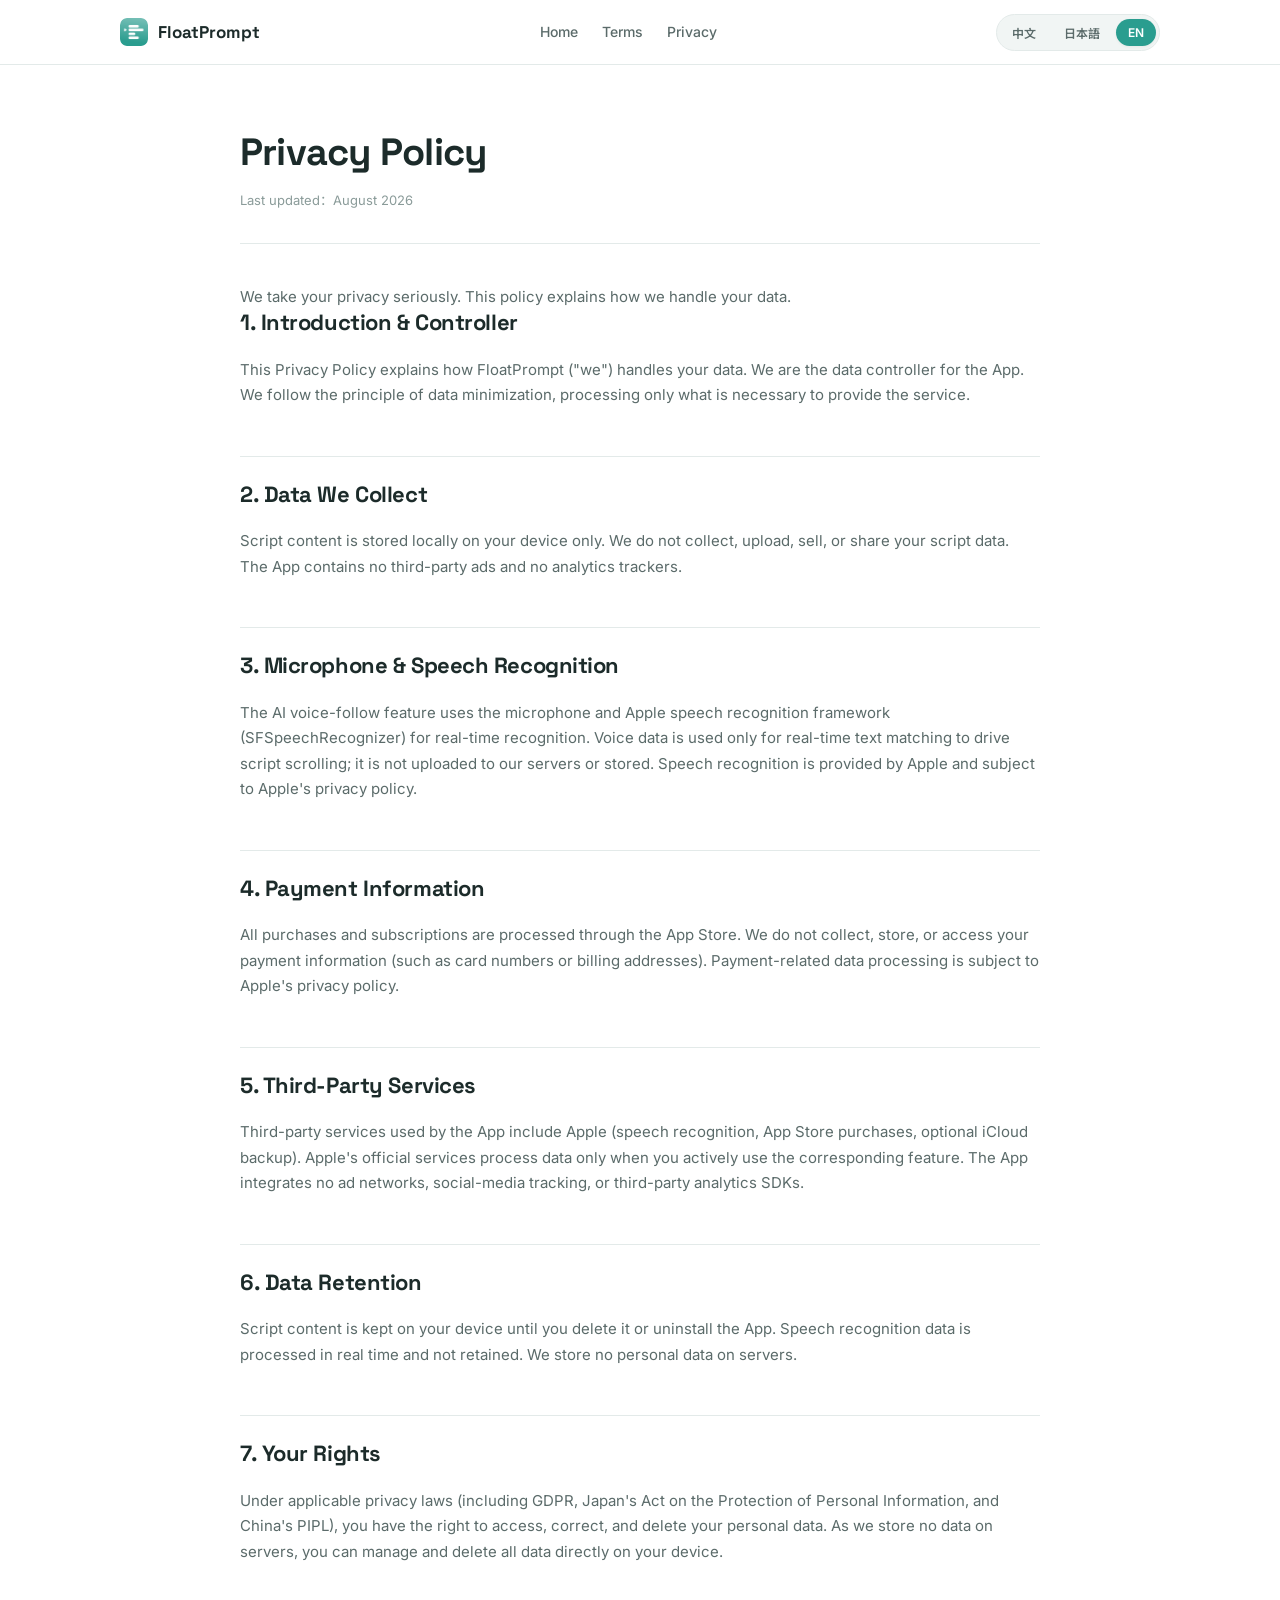
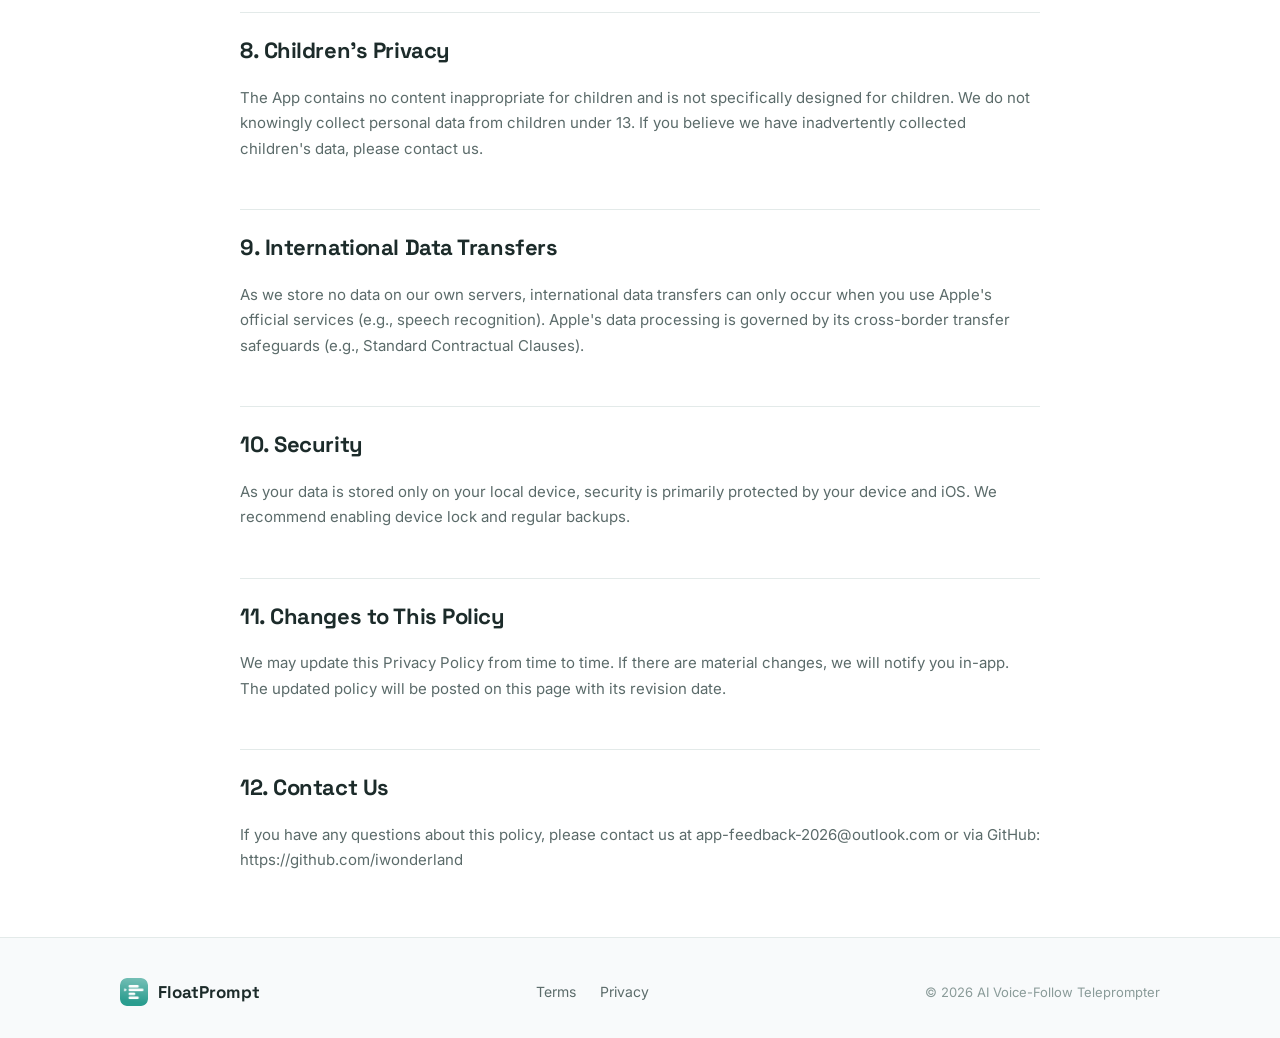
<file: floatprompt/privacy.html>
<!DOCTYPE html>
<html lang="zh">
<head>
<meta charset="UTF-8">
<meta name="viewport" content="width=device-width, initial-scale=1">
<meta name="description" content="Privacy Policy - FloatPrompt">
<meta name="i18n-title" content="privacy_title">
<title>FloatPrompt - Privacy</title>
<link rel="preconnect" href="https://fonts.googleapis.com">
<link rel="preconnect" href="https://fonts.gstatic.com" crossorigin>
<link href="https://fonts.googleapis.com/css2?family=Space+Grotesk:wght@400;500;600;700&family=Inter:wght@400;500;600;700&family=Noto+Sans+SC:wght@400;500;700&family=Noto+Sans+JP:wght@400;500;700&display=swap" rel="stylesheet">
<link rel="stylesheet" href="../assets/css/style.css">
</head>
<body>

<nav class="nav">
  <div class="container nav-inner">
    <a href="index.html" class="nav-brand">
      <img src="../assets/img/logo.png" alt="logo">
      <span>FloatPrompt</span>
    </a>
    <div class="nav-links">
      <a href="index.html" data-i18n="nav_home">首页</a>
      <a href="terms.html" data-i18n="nav_terms">用户协议</a>
      <a href="privacy.html" data-i18n="nav_privacy">隐私政策</a>
    </div>
    <div class="lang-switcher" aria-label="Language">
      <button data-lang-btn="zh">中文</button>
      <button data-lang-btn="ja">日本語</button>
      <button data-lang-btn="en">EN</button>
    </div>
  </div>
</nav>

<main class="container">
  <article class="legal">
    <header>
      <h1 data-i18n="privacy_title">隐私政策</h1>
      <p class="updated"><span data-i18n="terms_updated">最后更新</span>：<span data-i18n="privacy_date">2026 年 8 月</span></p>
    </header>

    <p data-i18n="privacy_intro">我们非常重视您的隐私。本政策说明我们如何处理您的数据。</p>

    <h2 data-i18n="privacy_s1_title">1. 引言与数据控制者</h2>
    <p data-i18n="privacy_s1_body"></p>

    <h2 data-i18n="privacy_s2_title">2. 我们收集的数据</h2>
    <p data-i18n="privacy_s2_body"></p>

    <h2 data-i18n="privacy_s3_title">3. 麦克风与语音识别</h2>
    <p data-i18n="privacy_s3_body"></p>

    <h2 data-i18n="privacy_s4_title">4. 支付信息</h2>
    <p data-i18n="privacy_s4_body"></p>

    <h2 data-i18n="privacy_s5_title">5. 第三方服务</h2>
    <p data-i18n="privacy_s5_body"></p>

    <h2 data-i18n="privacy_s6_title">6. 数据保留</h2>
    <p data-i18n="privacy_s6_body"></p>

    <h2 data-i18n="privacy_s7_title">7. 您的权利</h2>
    <p data-i18n="privacy_s7_body"></p>

    <h2 data-i18n="privacy_s8_title">8. 儿童隐私</h2>
    <p data-i18n="privacy_s8_body"></p>

    <h2 data-i18n="privacy_s9_title">9. 国际数据传输</h2>
    <p data-i18n="privacy_s9_body"></p>

    <h2 data-i18n="privacy_s10_title">10. 安全</h2>
    <p data-i18n="privacy_s10_body"></p>

    <h2 data-i18n="privacy_s11_title">11. 政策变更</h2>
    <p data-i18n="privacy_s11_body"></p>

    <h2 data-i18n="privacy_s12_title">12. 联系我们</h2>
    <p data-i18n="privacy_s12_body"></p>
  </article>
</main>

<footer class="footer">
  <div class="container footer-inner">
    <div class="nav-brand">
      <img src="../assets/img/logo.png" alt="logo">
      <span>FloatPrompt</span>
    </div>
    <div class="footer-links">
      <a href="terms.html" data-i18n="nav_terms">用户协议</a>
      <a href="privacy.html" data-i18n="nav_privacy">隐私政策</a>
    </div>
    <div class="footer-copy">© 2026 <span data-i18n="footer_tag">AI 语音跟随提词器</span></div>
  </div>
</footer>

<script src="../assets/js/main.js"></script>
</body>
</html>
</file>
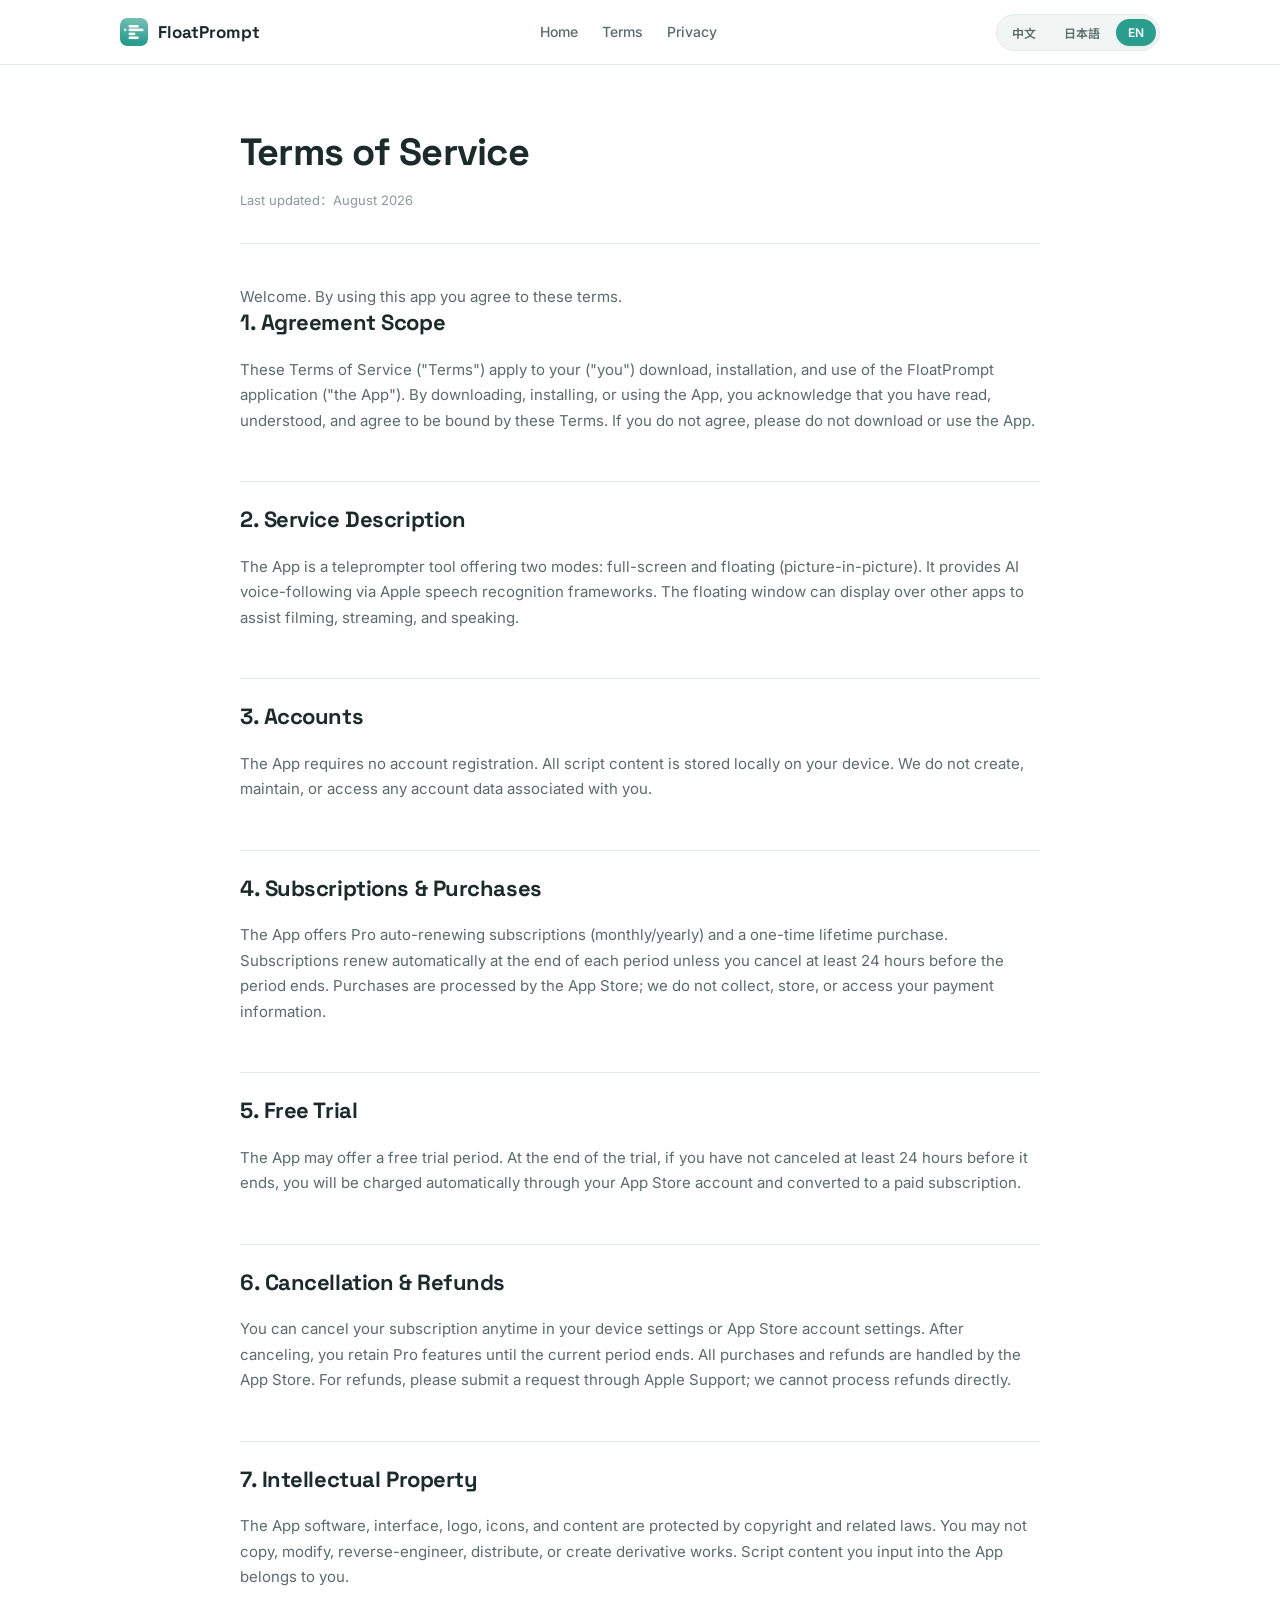
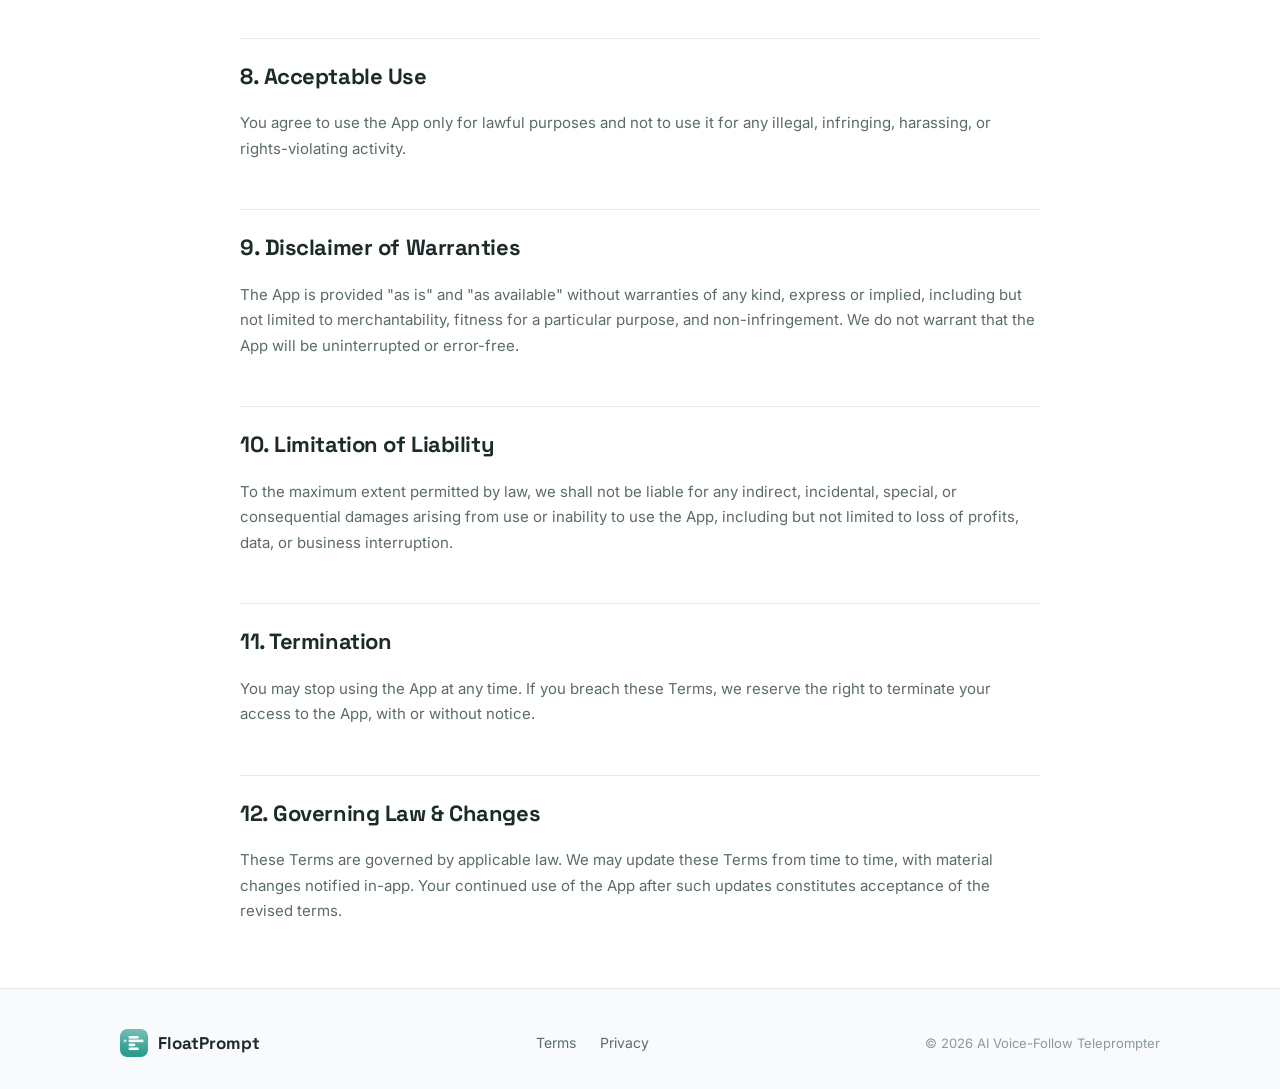
<file: floatprompt/terms.html>
<!DOCTYPE html>
<html lang="zh">
<head>
<meta charset="UTF-8">
<meta name="viewport" content="width=device-width, initial-scale=1">
<meta name="description" content="Terms of Service - FloatPrompt">
<meta name="i18n-title" content="terms_title">
<title>FloatPrompt - Terms</title>
<link rel="preconnect" href="https://fonts.googleapis.com">
<link rel="preconnect" href="https://fonts.gstatic.com" crossorigin>
<link href="https://fonts.googleapis.com/css2?family=Space+Grotesk:wght@400;500;600;700&family=Inter:wght@400;500;600;700&family=Noto+Sans+SC:wght@400;500;700&family=Noto+Sans+JP:wght@400;500;700&display=swap" rel="stylesheet">
<link rel="stylesheet" href="../assets/css/style.css">
</head>
<body>

<nav class="nav">
  <div class="container nav-inner">
    <a href="index.html" class="nav-brand">
      <img src="../assets/img/logo.png" alt="logo">
      <span>FloatPrompt</span>
    </a>
    <div class="nav-links">
      <a href="index.html" data-i18n="nav_home">首页</a>
      <a href="terms.html" data-i18n="nav_terms">用户协议</a>
      <a href="privacy.html" data-i18n="nav_privacy">隐私政策</a>
    </div>
    <div class="lang-switcher" aria-label="Language">
      <button data-lang-btn="zh">中文</button>
      <button data-lang-btn="ja">日本語</button>
      <button data-lang-btn="en">EN</button>
    </div>
  </div>
</nav>

<main class="container">
  <article class="legal">
    <header>
      <h1 data-i18n="terms_title">用户协议</h1>
      <p class="updated"><span data-i18n="terms_updated">最后更新</span>：<span data-i18n="terms_date">2026 年 8 月</span></p>
    </header>

    <p data-i18n="terms_intro">欢迎使用本应用。使用本应用即表示您同意本协议条款。</p>

    <h2 data-i18n="terms_s1_title">1. 协议适用范围</h2>
    <p data-i18n="terms_s1_body"></p>

    <h2 data-i18n="terms_s2_title">2. 服务说明</h2>
    <p data-i18n="terms_s2_body"></p>

    <h2 data-i18n="terms_s3_title">3. 账户</h2>
    <p data-i18n="terms_s3_body"></p>

    <h2 data-i18n="terms_s4_title">4. 订阅与购买</h2>
    <p data-i18n="terms_s4_body"></p>

    <h2 data-i18n="terms_s5_title">5. 免费试用</h2>
    <p data-i18n="terms_s5_body"></p>

    <h2 data-i18n="terms_s6_title">6. 取消订阅与退款</h2>
    <p data-i18n="terms_s6_body"></p>

    <h2 data-i18n="terms_s7_title">7. 知识产权</h2>
    <p data-i18n="terms_s7_body"></p>

    <h2 data-i18n="terms_s8_title">8. 可接受使用</h2>
    <p data-i18n="terms_s8_body"></p>

    <h2 data-i18n="terms_s9_title">9. 免责声明</h2>
    <p data-i18n="terms_s9_body"></p>

    <h2 data-i18n="terms_s10_title">10. 责任限制</h2>
    <p data-i18n="terms_s10_body"></p>

    <h2 data-i18n="terms_s11_title">11. 终止</h2>
    <p data-i18n="terms_s11_body"></p>

    <h2 data-i18n="terms_s12_title">12. 适用法律与变更</h2>
    <p data-i18n="terms_s12_body"></p>
  </article>
</main>

<footer class="footer">
  <div class="container footer-inner">
    <div class="nav-brand">
      <img src="../assets/img/logo.png" alt="logo">
      <span>FloatPrompt</span>
    </div>
    <div class="footer-links">
      <a href="terms.html" data-i18n="nav_terms">用户协议</a>
      <a href="privacy.html" data-i18n="nav_privacy">隐私政策</a>
    </div>
    <div class="footer-copy">© 2026 <span data-i18n="footer_tag">AI 语音跟随提词器</span></div>
  </div>
</footer>

<script src="../assets/js/main.js"></script>
</body>
</html>
</file>
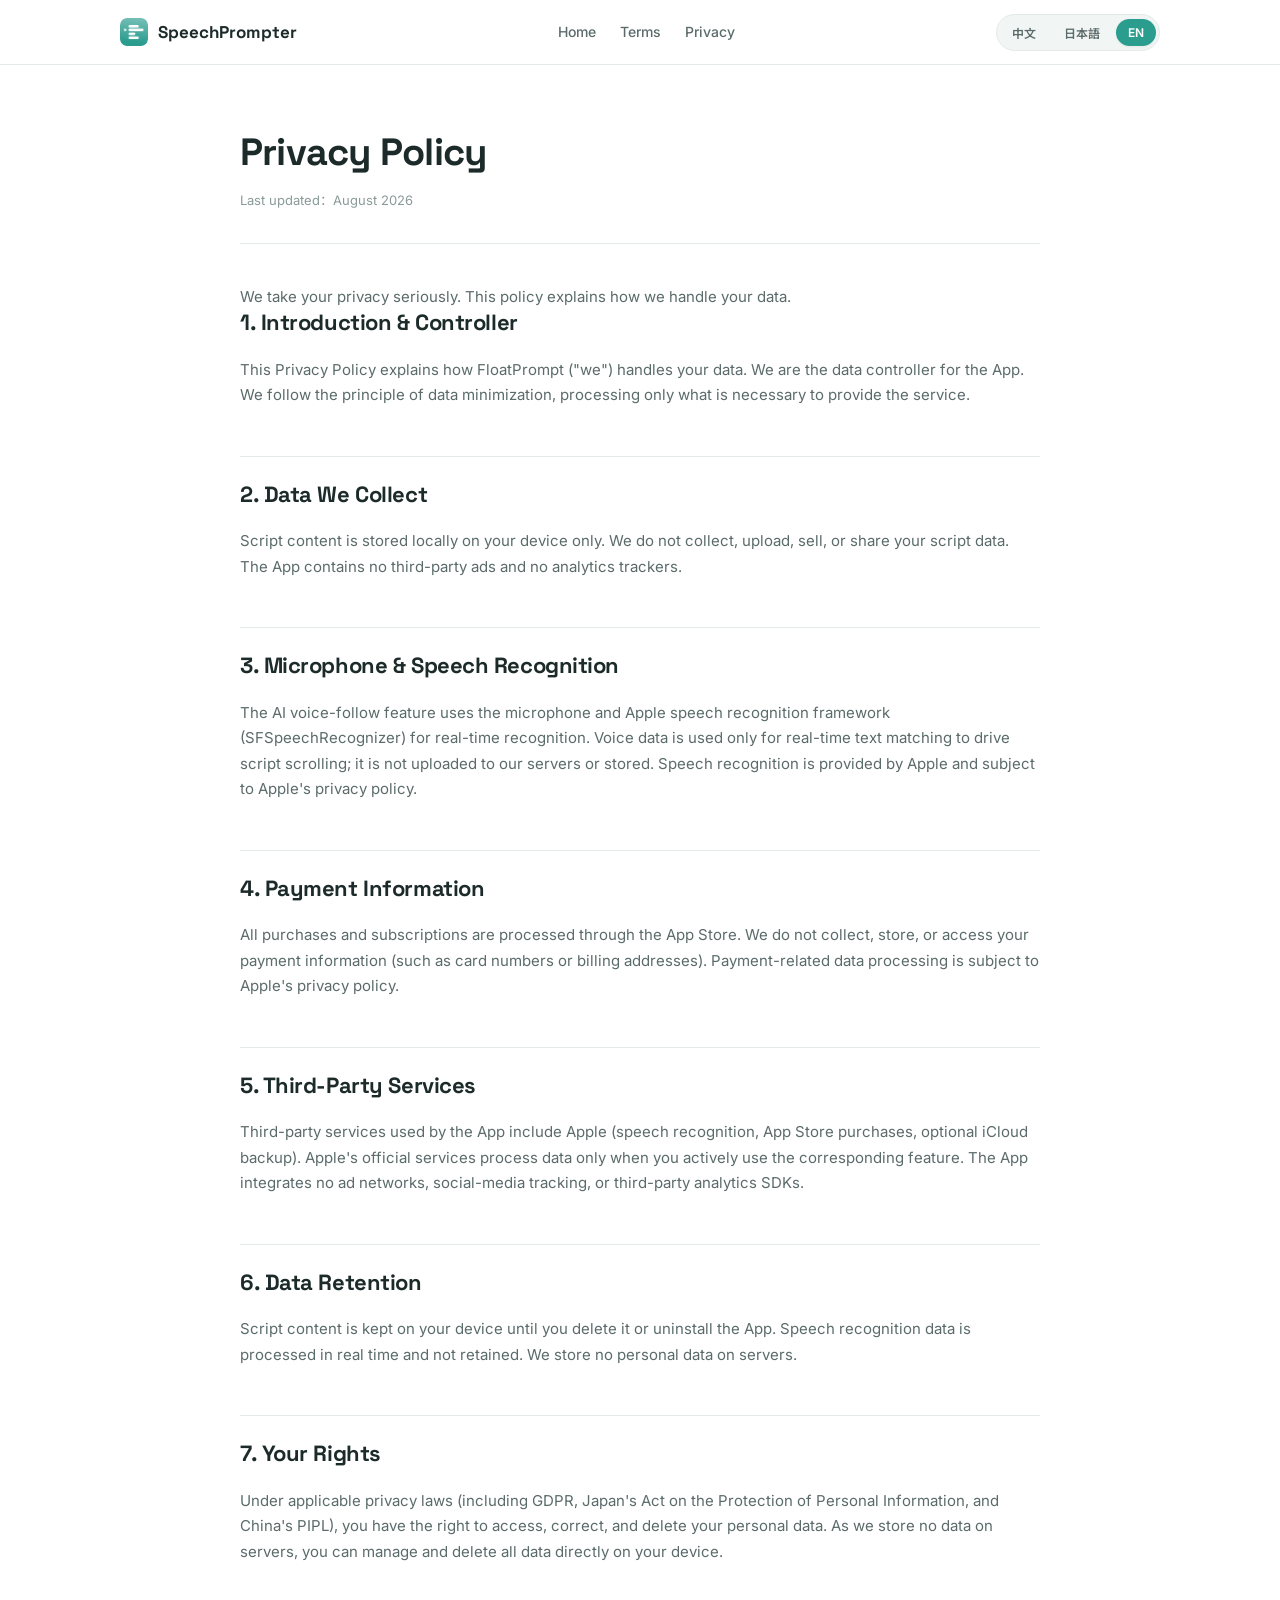
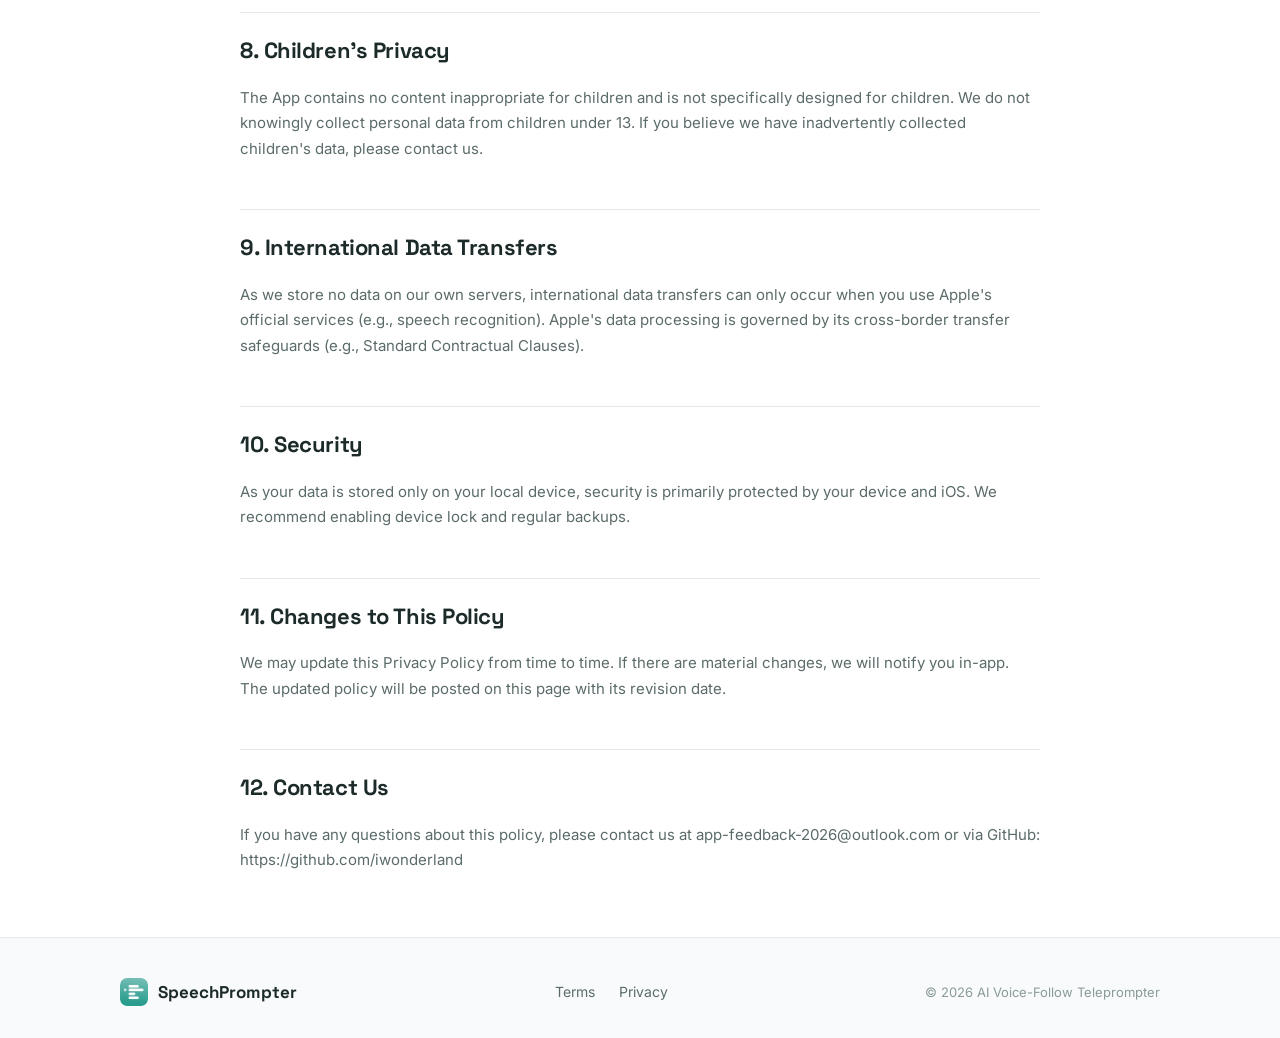
<file: speechprompter/privacy.html>
<!DOCTYPE html>
<html lang="zh">
<head>
<meta charset="UTF-8">
<meta name="viewport" content="width=device-width, initial-scale=1">
<meta name="description" content="Privacy Policy - SpeechPrompter">
<meta name="i18n-title" content="privacy_title">
<title>SpeechPrompter - Privacy</title>
<link rel="preconnect" href="https://fonts.googleapis.com">
<link rel="preconnect" href="https://fonts.gstatic.com" crossorigin>
<link href="https://fonts.googleapis.com/css2?family=Space+Grotesk:wght@400;500;600;700&family=Inter:wght@400;500;600;700&family=Noto+Sans+SC:wght@400;500;700&family=Noto+Sans+JP:wght@400;500;700&display=swap" rel="stylesheet">
<link rel="stylesheet" href="../assets/css/style.css">
</head>
<body>

<nav class="nav">
  <div class="container nav-inner">
    <a href="index.html" class="nav-brand">
      <img src="../assets/img/logo.png" alt="logo">
      <span>SpeechPrompter</span>
    </a>
    <div class="nav-links">
      <a href="index.html" data-i18n="nav_home">首页</a>
      <a href="terms.html" data-i18n="nav_terms">用户协议</a>
      <a href="privacy.html" data-i18n="nav_privacy">隐私政策</a>
    </div>
    <div class="lang-switcher" aria-label="Language">
      <button data-lang-btn="zh">中文</button>
      <button data-lang-btn="ja">日本語</button>
      <button data-lang-btn="en">EN</button>
    </div>
  </div>
</nav>

<main class="container">
  <article class="legal">
    <header>
      <h1 data-i18n="privacy_title">隐私政策</h1>
      <p class="updated"><span data-i18n="terms_updated">最后更新</span>：<span data-i18n="privacy_date">2026 年 8 月</span></p>
    </header>

    <p data-i18n="privacy_intro">我们非常重视您的隐私。本政策说明我们如何处理您的数据。</p>

    <h2 data-i18n="privacy_s1_title">1. 引言与数据控制者</h2>
    <p data-i18n="privacy_s1_body"></p>

    <h2 data-i18n="privacy_s2_title">2. 我们收集的数据</h2>
    <p data-i18n="privacy_s2_body"></p>

    <h2 data-i18n="privacy_s3_title">3. 麦克风与语音识别</h2>
    <p data-i18n="privacy_s3_body"></p>

    <h2 data-i18n="privacy_s4_title">4. 支付信息</h2>
    <p data-i18n="privacy_s4_body"></p>

    <h2 data-i18n="privacy_s5_title">5. 第三方服务</h2>
    <p data-i18n="privacy_s5_body"></p>

    <h2 data-i18n="privacy_s6_title">6. 数据保留</h2>
    <p data-i18n="privacy_s6_body"></p>

    <h2 data-i18n="privacy_s7_title">7. 您的权利</h2>
    <p data-i18n="privacy_s7_body"></p>

    <h2 data-i18n="privacy_s8_title">8. 儿童隐私</h2>
    <p data-i18n="privacy_s8_body"></p>

    <h2 data-i18n="privacy_s9_title">9. 国际数据传输</h2>
    <p data-i18n="privacy_s9_body"></p>

    <h2 data-i18n="privacy_s10_title">10. 安全</h2>
    <p data-i18n="privacy_s10_body"></p>

    <h2 data-i18n="privacy_s11_title">11. 政策变更</h2>
    <p data-i18n="privacy_s11_body"></p>

    <h2 data-i18n="privacy_s12_title">12. 联系我们</h2>
    <p data-i18n="privacy_s12_body"></p>
  </article>
</main>

<footer class="footer">
  <div class="container footer-inner">
    <div class="nav-brand">
      <img src="../assets/img/logo.png" alt="logo">
      <span>SpeechPrompter</span>
    </div>
    <div class="footer-links">
      <a href="terms.html" data-i18n="nav_terms">用户协议</a>
      <a href="privacy.html" data-i18n="nav_privacy">隐私政策</a>
    </div>
    <div class="footer-copy">© 2026 <span data-i18n="footer_tag">AI 语音跟随提词器</span></div>
  </div>
</footer>

<script src="../assets/js/main.js"></script>
</body>
</html>
</file>
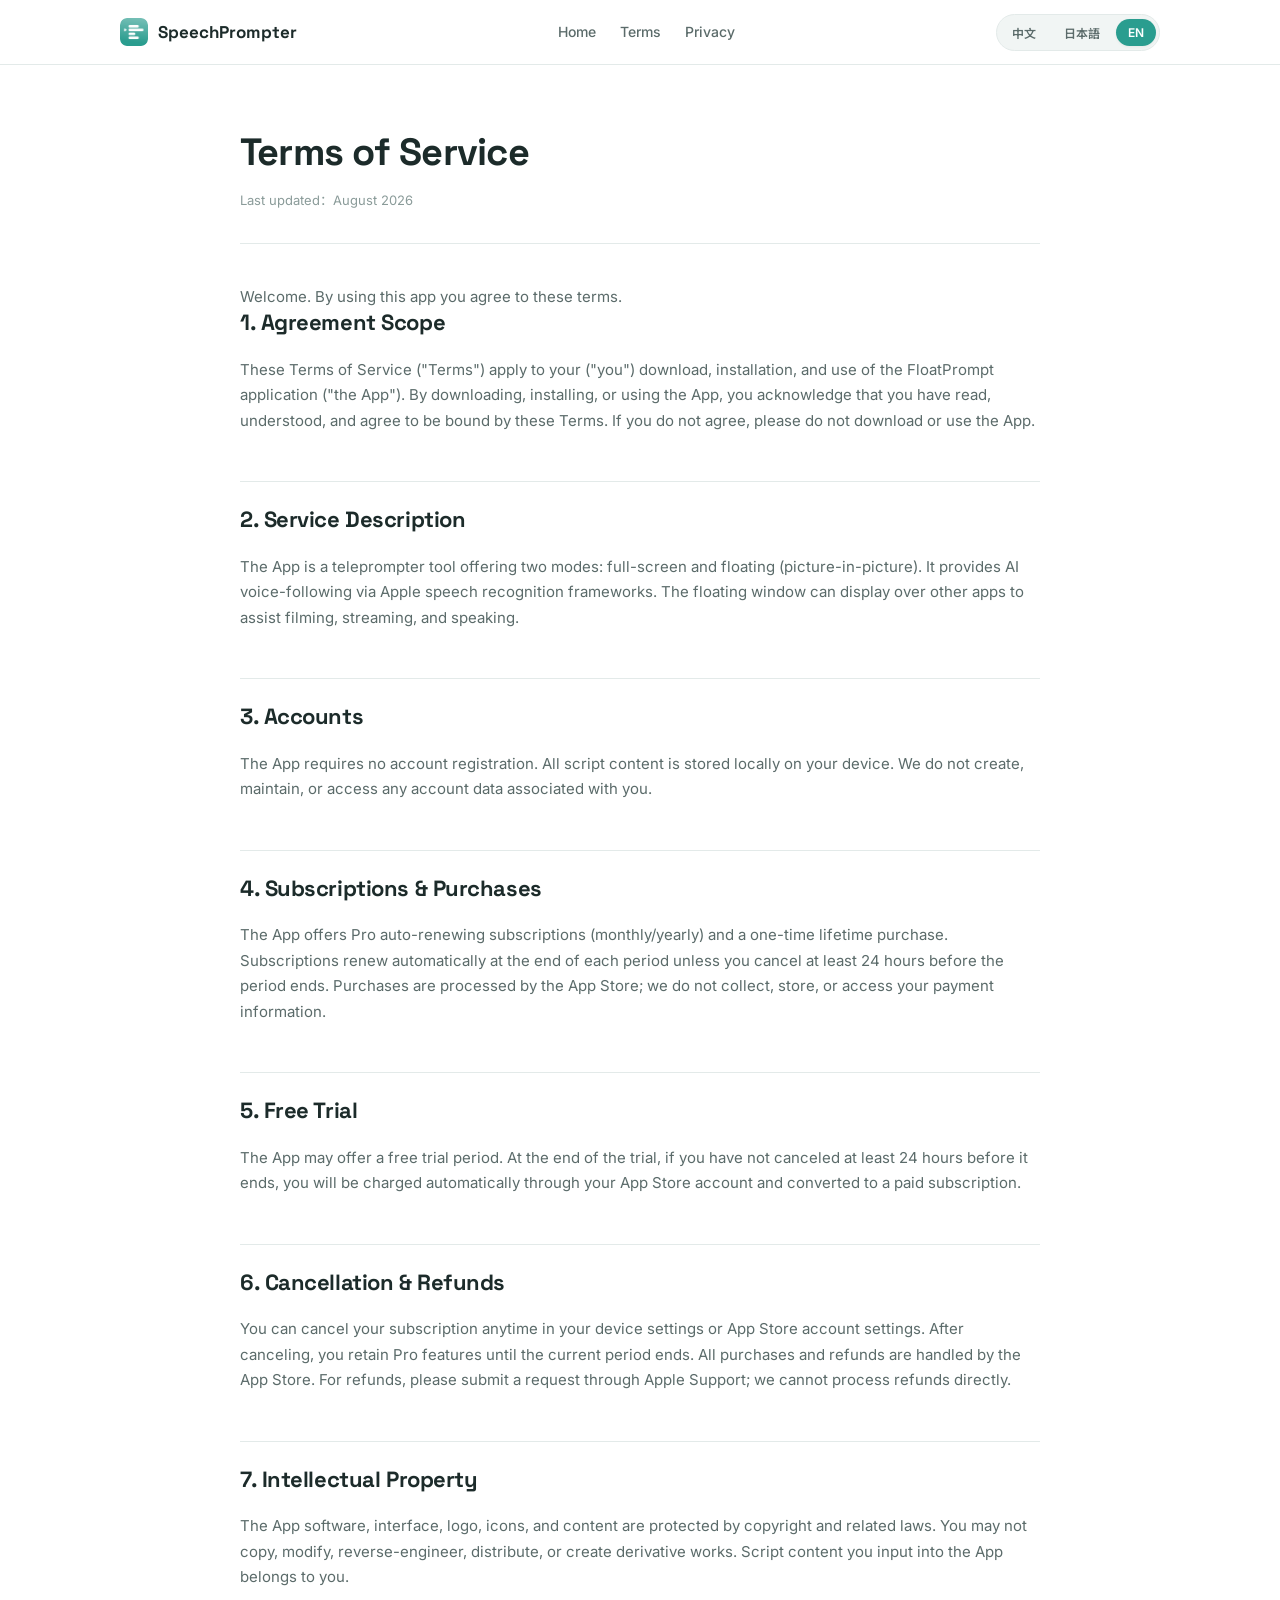
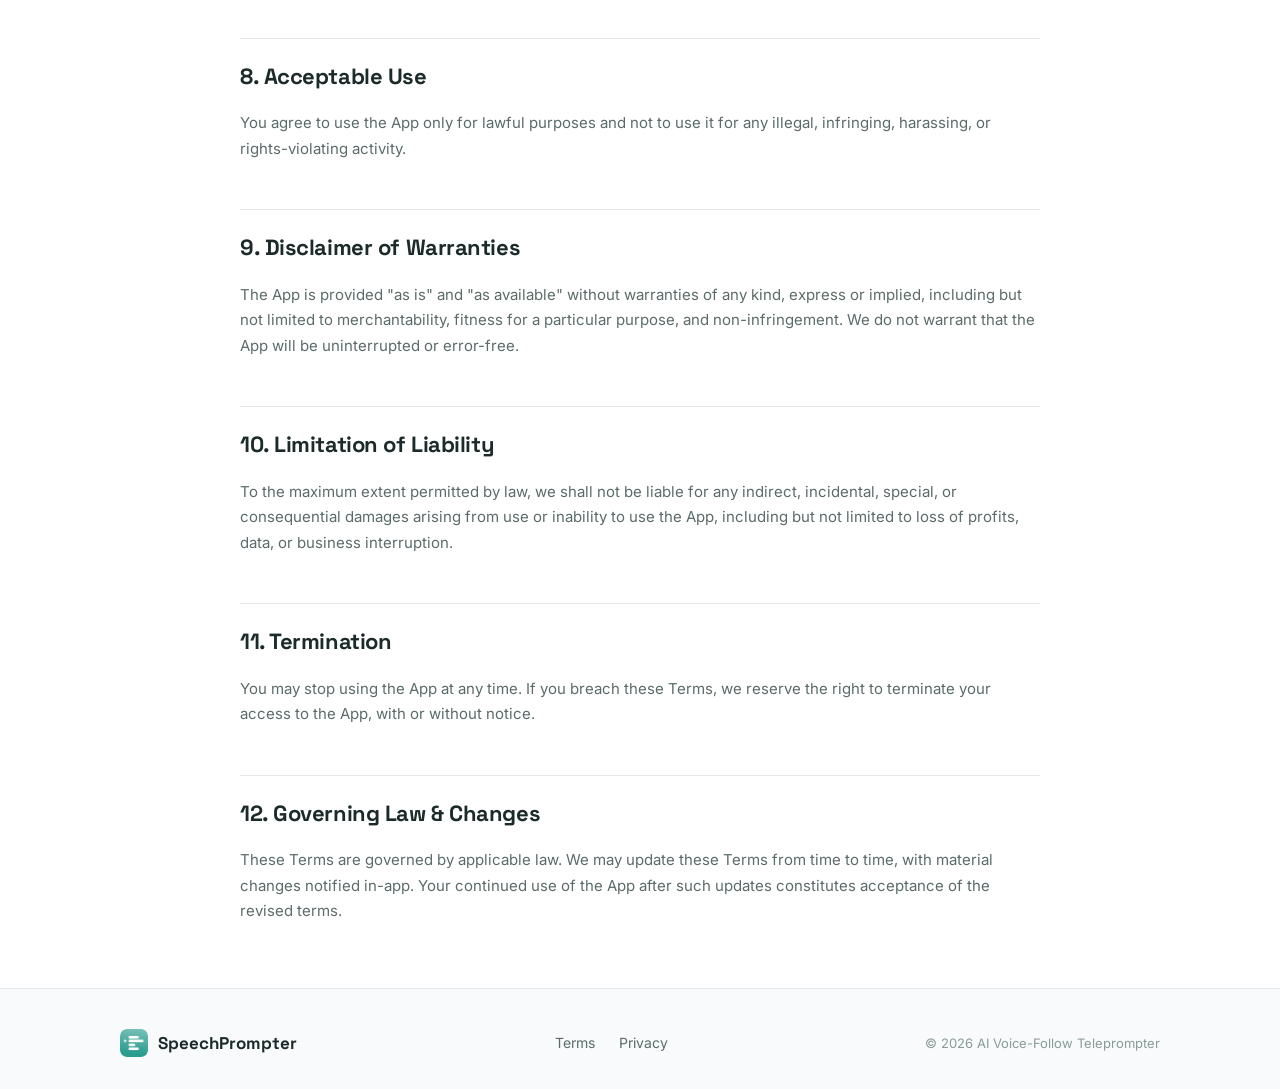
<file: speechprompter/terms.html>
<!DOCTYPE html>
<html lang="zh">
<head>
<meta charset="UTF-8">
<meta name="viewport" content="width=device-width, initial-scale=1">
<meta name="description" content="Terms of Service - SpeechPrompter">
<meta name="i18n-title" content="terms_title">
<title>SpeechPrompter - Terms</title>
<link rel="preconnect" href="https://fonts.googleapis.com">
<link rel="preconnect" href="https://fonts.gstatic.com" crossorigin>
<link href="https://fonts.googleapis.com/css2?family=Space+Grotesk:wght@400;500;600;700&family=Inter:wght@400;500;600;700&family=Noto+Sans+SC:wght@400;500;700&family=Noto+Sans+JP:wght@400;500;700&display=swap" rel="stylesheet">
<link rel="stylesheet" href="../assets/css/style.css">
</head>
<body>

<nav class="nav">
  <div class="container nav-inner">
    <a href="index.html" class="nav-brand">
      <img src="../assets/img/logo.png" alt="logo">
      <span>SpeechPrompter</span>
    </a>
    <div class="nav-links">
      <a href="index.html" data-i18n="nav_home">首页</a>
      <a href="terms.html" data-i18n="nav_terms">用户协议</a>
      <a href="privacy.html" data-i18n="nav_privacy">隐私政策</a>
    </div>
    <div class="lang-switcher" aria-label="Language">
      <button data-lang-btn="zh">中文</button>
      <button data-lang-btn="ja">日本語</button>
      <button data-lang-btn="en">EN</button>
    </div>
  </div>
</nav>

<main class="container">
  <article class="legal">
    <header>
      <h1 data-i18n="terms_title">用户协议</h1>
      <p class="updated"><span data-i18n="terms_updated">最后更新</span>：<span data-i18n="terms_date">2026 年 8 月</span></p>
    </header>

    <p data-i18n="terms_intro">欢迎使用本应用。使用本应用即表示您同意本协议条款。</p>

    <h2 data-i18n="terms_s1_title">1. 协议适用范围</h2>
    <p data-i18n="terms_s1_body"></p>

    <h2 data-i18n="terms_s2_title">2. 服务说明</h2>
    <p data-i18n="terms_s2_body"></p>

    <h2 data-i18n="terms_s3_title">3. 账户</h2>
    <p data-i18n="terms_s3_body"></p>

    <h2 data-i18n="terms_s4_title">4. 订阅与购买</h2>
    <p data-i18n="terms_s4_body"></p>

    <h2 data-i18n="terms_s5_title">5. 免费试用</h2>
    <p data-i18n="terms_s5_body"></p>

    <h2 data-i18n="terms_s6_title">6. 取消订阅与退款</h2>
    <p data-i18n="terms_s6_body"></p>

    <h2 data-i18n="terms_s7_title">7. 知识产权</h2>
    <p data-i18n="terms_s7_body"></p>

    <h2 data-i18n="terms_s8_title">8. 可接受使用</h2>
    <p data-i18n="terms_s8_body"></p>

    <h2 data-i18n="terms_s9_title">9. 免责声明</h2>
    <p data-i18n="terms_s9_body"></p>

    <h2 data-i18n="terms_s10_title">10. 责任限制</h2>
    <p data-i18n="terms_s10_body"></p>

    <h2 data-i18n="terms_s11_title">11. 终止</h2>
    <p data-i18n="terms_s11_body"></p>

    <h2 data-i18n="terms_s12_title">12. 适用法律与变更</h2>
    <p data-i18n="terms_s12_body"></p>
  </article>
</main>

<footer class="footer">
  <div class="container footer-inner">
    <div class="nav-brand">
      <img src="../assets/img/logo.png" alt="logo">
      <span>SpeechPrompter</span>
    </div>
    <div class="footer-links">
      <a href="terms.html" data-i18n="nav_terms">用户协议</a>
      <a href="privacy.html" data-i18n="nav_privacy">隐私政策</a>
    </div>
    <div class="footer-copy">© 2026 <span data-i18n="footer_tag">AI 语音跟随提词器</span></div>
  </div>
</footer>

<script src="../assets/js/main.js"></script>
</body>
</html>
</file>
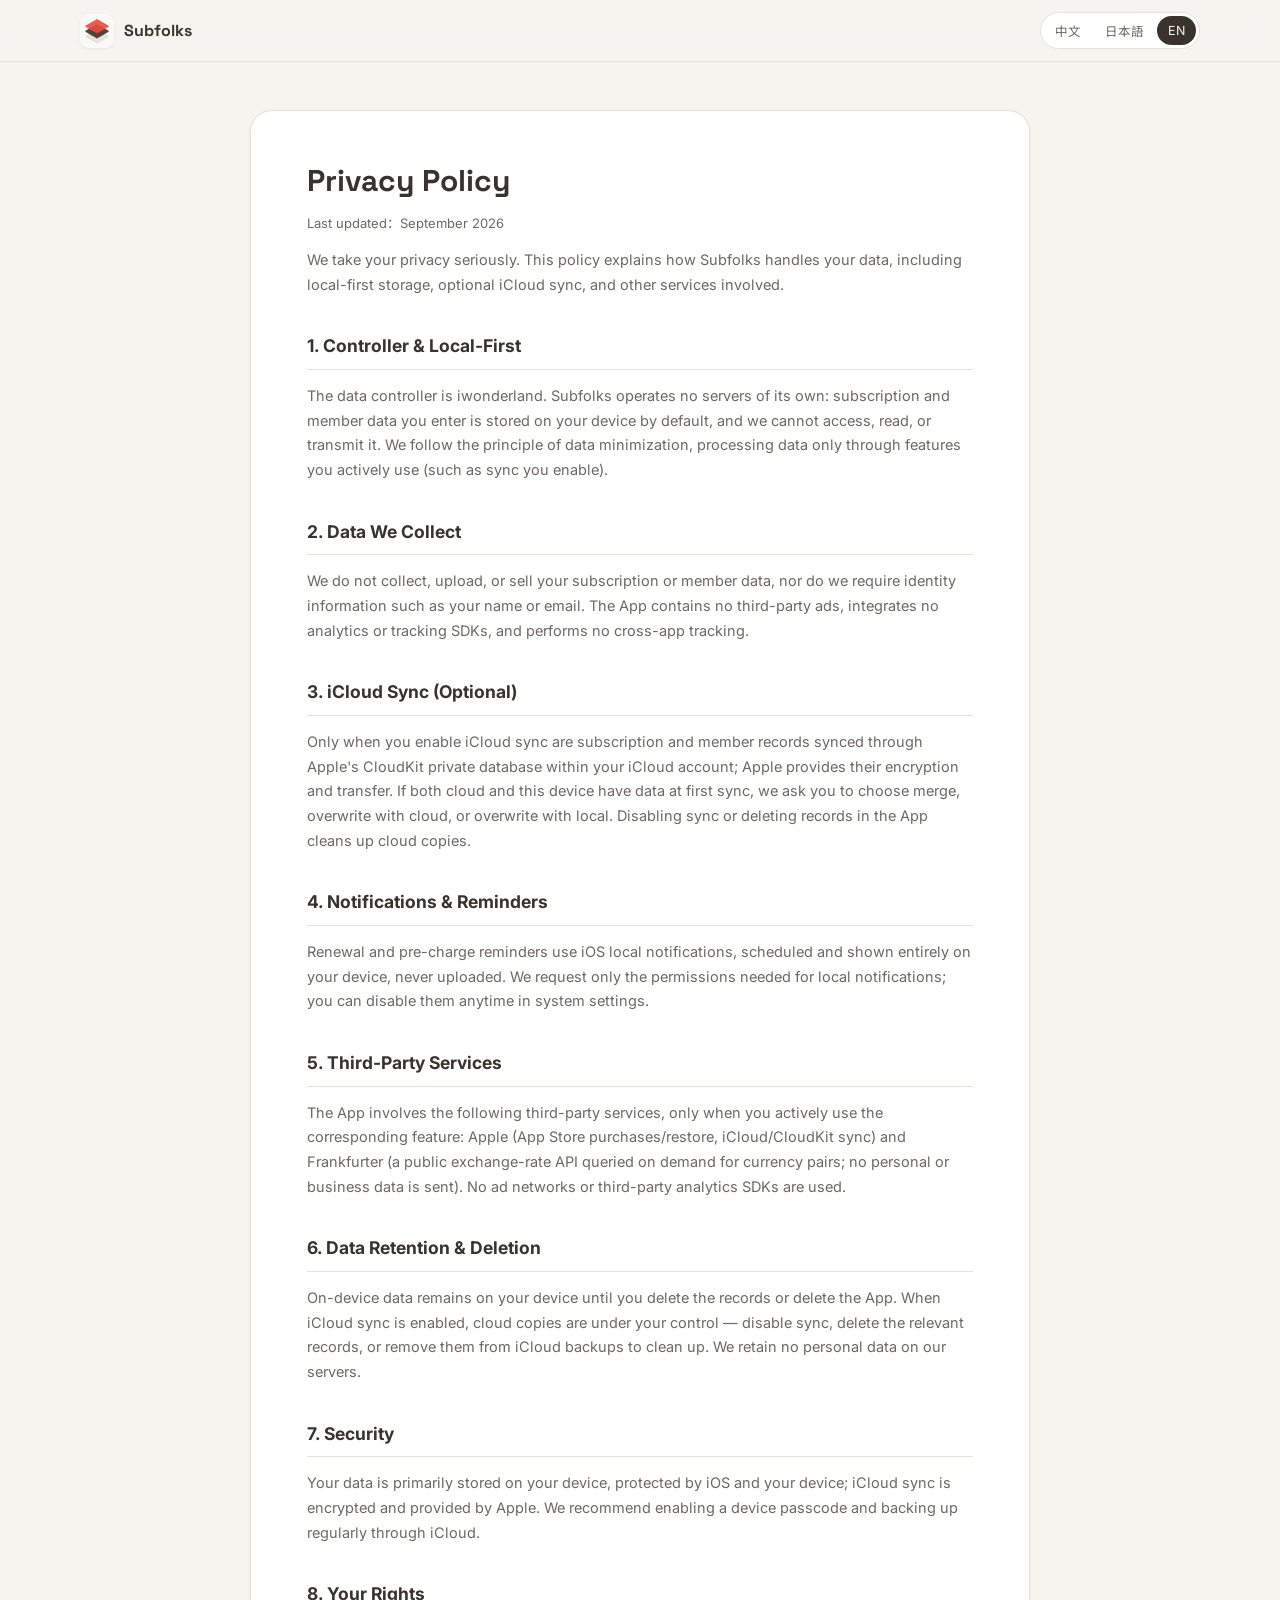
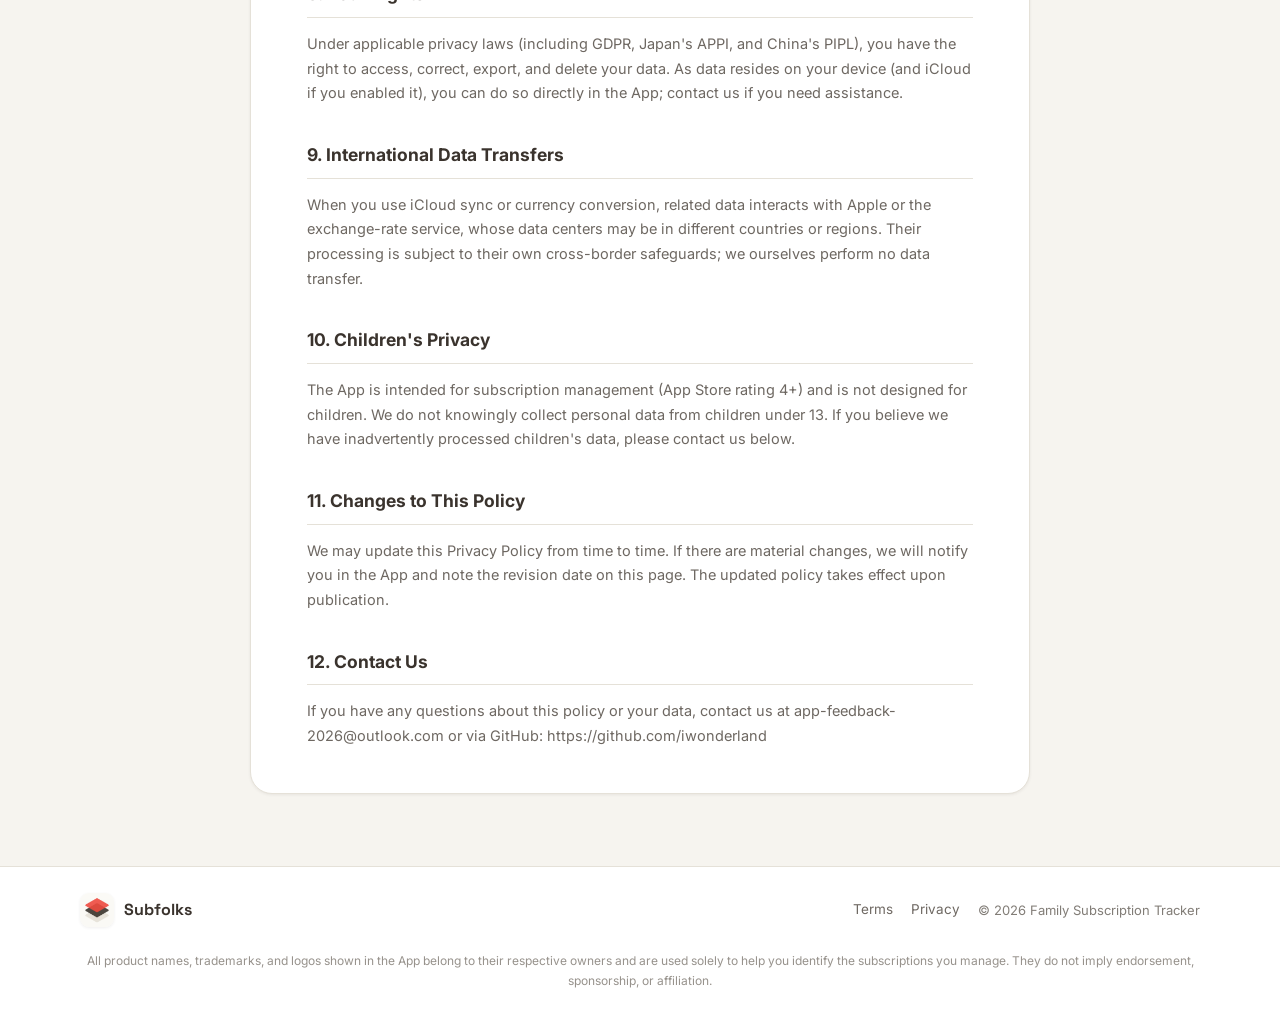
<file: subfolks/privacy.html>
<!DOCTYPE html>
<html lang="zh">
<head>
<meta charset="UTF-8">
<meta name="viewport" content="width=device-width, initial-scale=1">
<meta name="description" content="Privacy Policy - Subfolks">
<meta name="i18n-title" content="sub_privacy_title">
<title>Subfolks - Privacy</title>
<link rel="preconnect" href="https://fonts.googleapis.com">
<link rel="preconnect" href="https://fonts.gstatic.com" crossorigin>
<link href="https://fonts.googleapis.com/css2?family=Space+Grotesk:wght@400;500;600;700&family=Inter:wght@400;500;600;700&family=Noto+Sans+SC:wght@400;500;700&family=Noto+Sans+JP:wght@400;500;700&display=swap" rel="stylesheet">
<link rel="stylesheet" href="css/style.css">
</head>
<body>

<nav class="nav">
  <div class="container nav-inner">
    <a href="index.html" class="nav-brand">
      <img src="../assets/img/subfolks_logo.png" alt="logo">
      <span>Subfolks</span>
    </a>
    <div class="lang-switcher" aria-label="Language">
      <button data-lang-btn="zh">中文</button>
      <button data-lang-btn="ja">日本語</button>
      <button data-lang-btn="en">EN</button>
    </div>
  </div>
</nav>

<main class="container">
  <article class="legal">
    <header>
      <h1 data-i18n="sub_privacy_title">隐私政策</h1>
      <p class="updated"><span data-i18n="terms_updated">最后更新</span>：<span data-i18n="sub_privacy_date">2026 年 9 月</span></p>
    </header>

    <p data-i18n="sub_privacy_intro"></p>

    <h2 data-i18n="sub_privacy_s1_title">1. 数据控制者与本地优先</h2>
    <p data-i18n="sub_privacy_s1_body"></p>

    <h2 data-i18n="sub_privacy_s2_title">2. 我们收集的数据</h2>
    <p data-i18n="sub_privacy_s2_body"></p>

    <h2 data-i18n="sub_privacy_s3_title">3. iCloud 同步（可选）</h2>
    <p data-i18n="sub_privacy_s3_body"></p>

    <h2 data-i18n="sub_privacy_s4_title">4. 通知与提醒</h2>
    <p data-i18n="sub_privacy_s4_body"></p>

    <h2 data-i18n="sub_privacy_s5_title">5. 第三方服务</h2>
    <p data-i18n="sub_privacy_s5_body"></p>

    <h2 data-i18n="sub_privacy_s6_title">6. 数据保留与删除</h2>
    <p data-i18n="sub_privacy_s6_body"></p>

    <h2 data-i18n="sub_privacy_s7_title">7. 安全</h2>
    <p data-i18n="sub_privacy_s7_body"></p>

    <h2 data-i18n="sub_privacy_s8_title">8. 您的权利</h2>
    <p data-i18n="sub_privacy_s8_body"></p>

    <h2 data-i18n="sub_privacy_s9_title">9. 国际数据传输</h2>
    <p data-i18n="sub_privacy_s9_body"></p>

    <h2 data-i18n="sub_privacy_s10_title">10. 儿童隐私</h2>
    <p data-i18n="sub_privacy_s10_body"></p>

    <h2 data-i18n="sub_privacy_s11_title">11. 政策变更</h2>
    <p data-i18n="sub_privacy_s11_body"></p>

    <h2 data-i18n="sub_privacy_s12_title">12. 联系我们</h2>
    <p data-i18n="sub_privacy_s12_body"></p>
  </article>
</main>

<footer class="footer">
  <div class="container footer-inner">
    <div class="nav-brand">
      <img src="../assets/img/subfolks_logo.png" alt="logo">
      <span>Subfolks</span>
    </div>
    <div class="footer-links">
      <a href="terms.html" data-i18n="nav_terms">用户协议</a>
      <a href="privacy.html" data-i18n="nav_privacy">隐私政策</a>
    </div>
    <div class="footer-copy">© 2026 <span data-i18n="sub_footer_tag">家庭订阅管理</span></div>
    <p class="footer-tm" data-i18n="sub_footer_tm"></p>
  </div>
</footer>

<script src="../assets/js/main.js"></script>
</body>
</html>
</file>
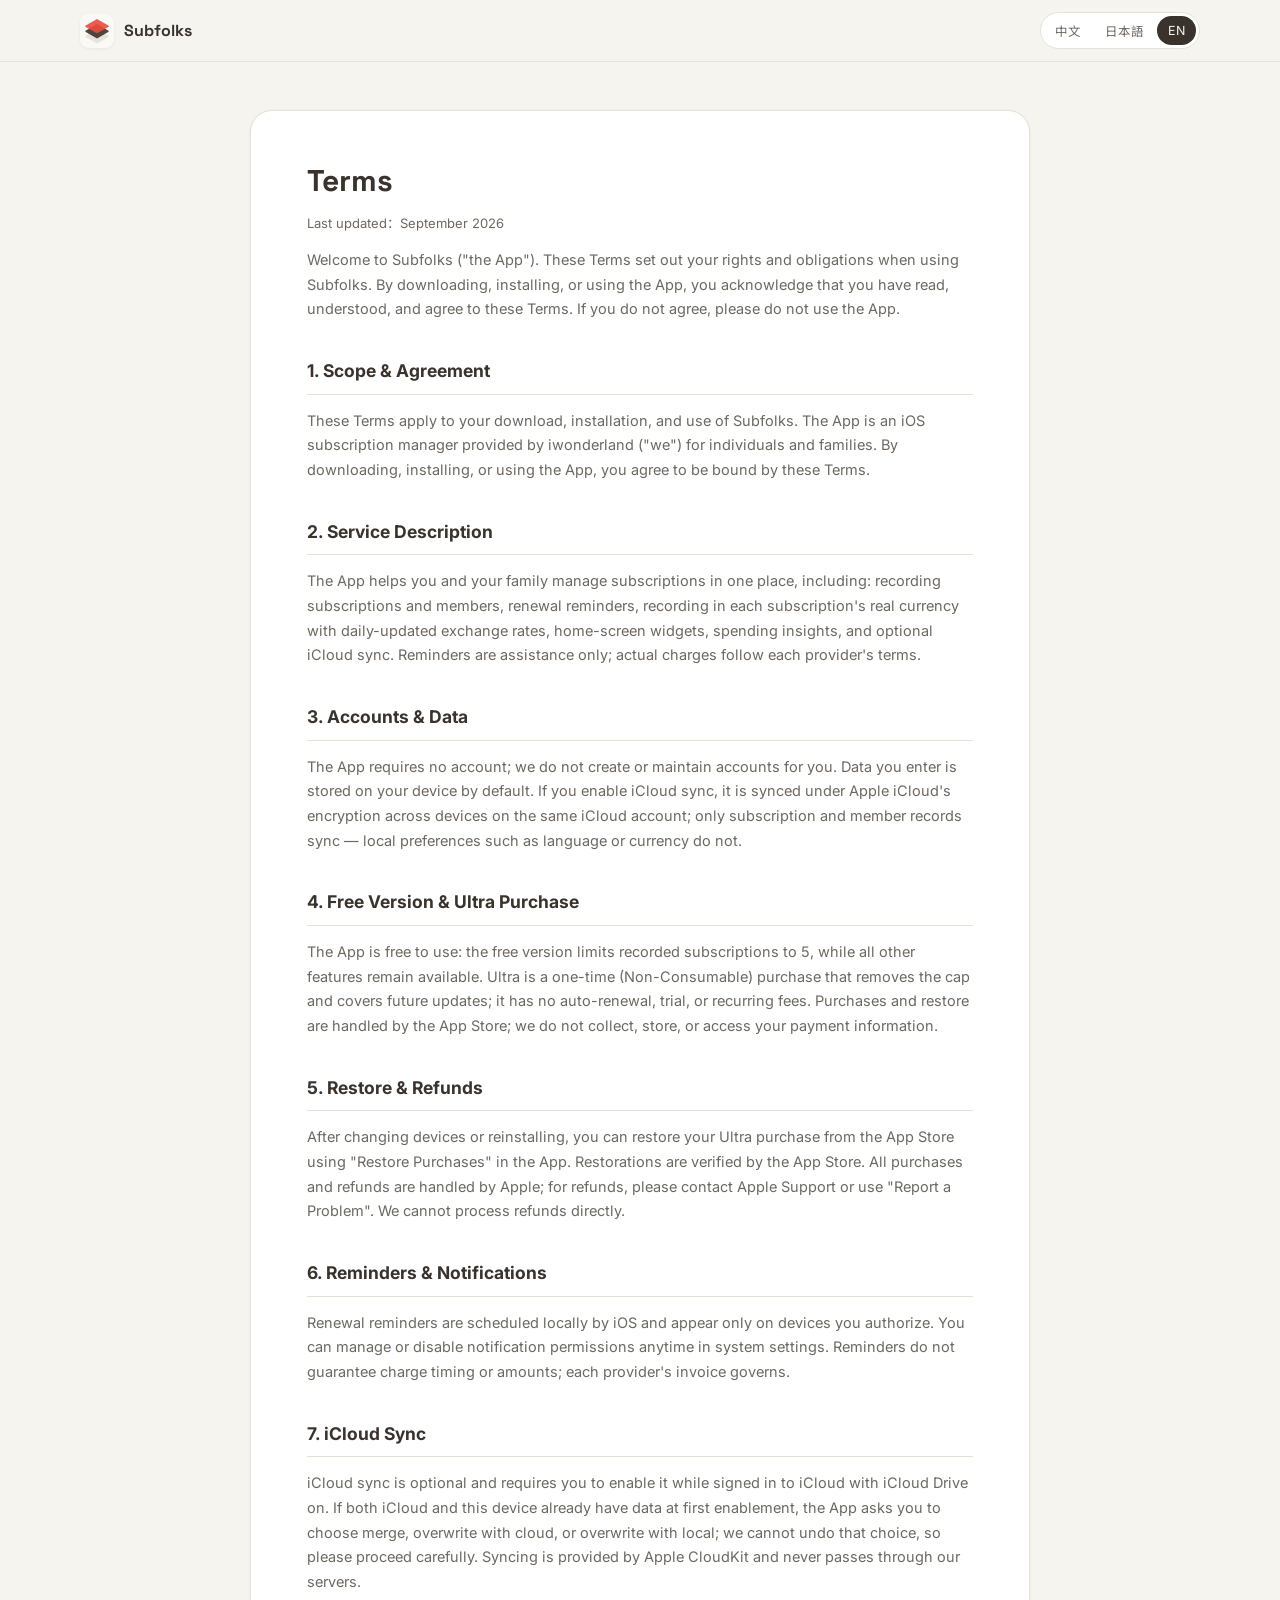
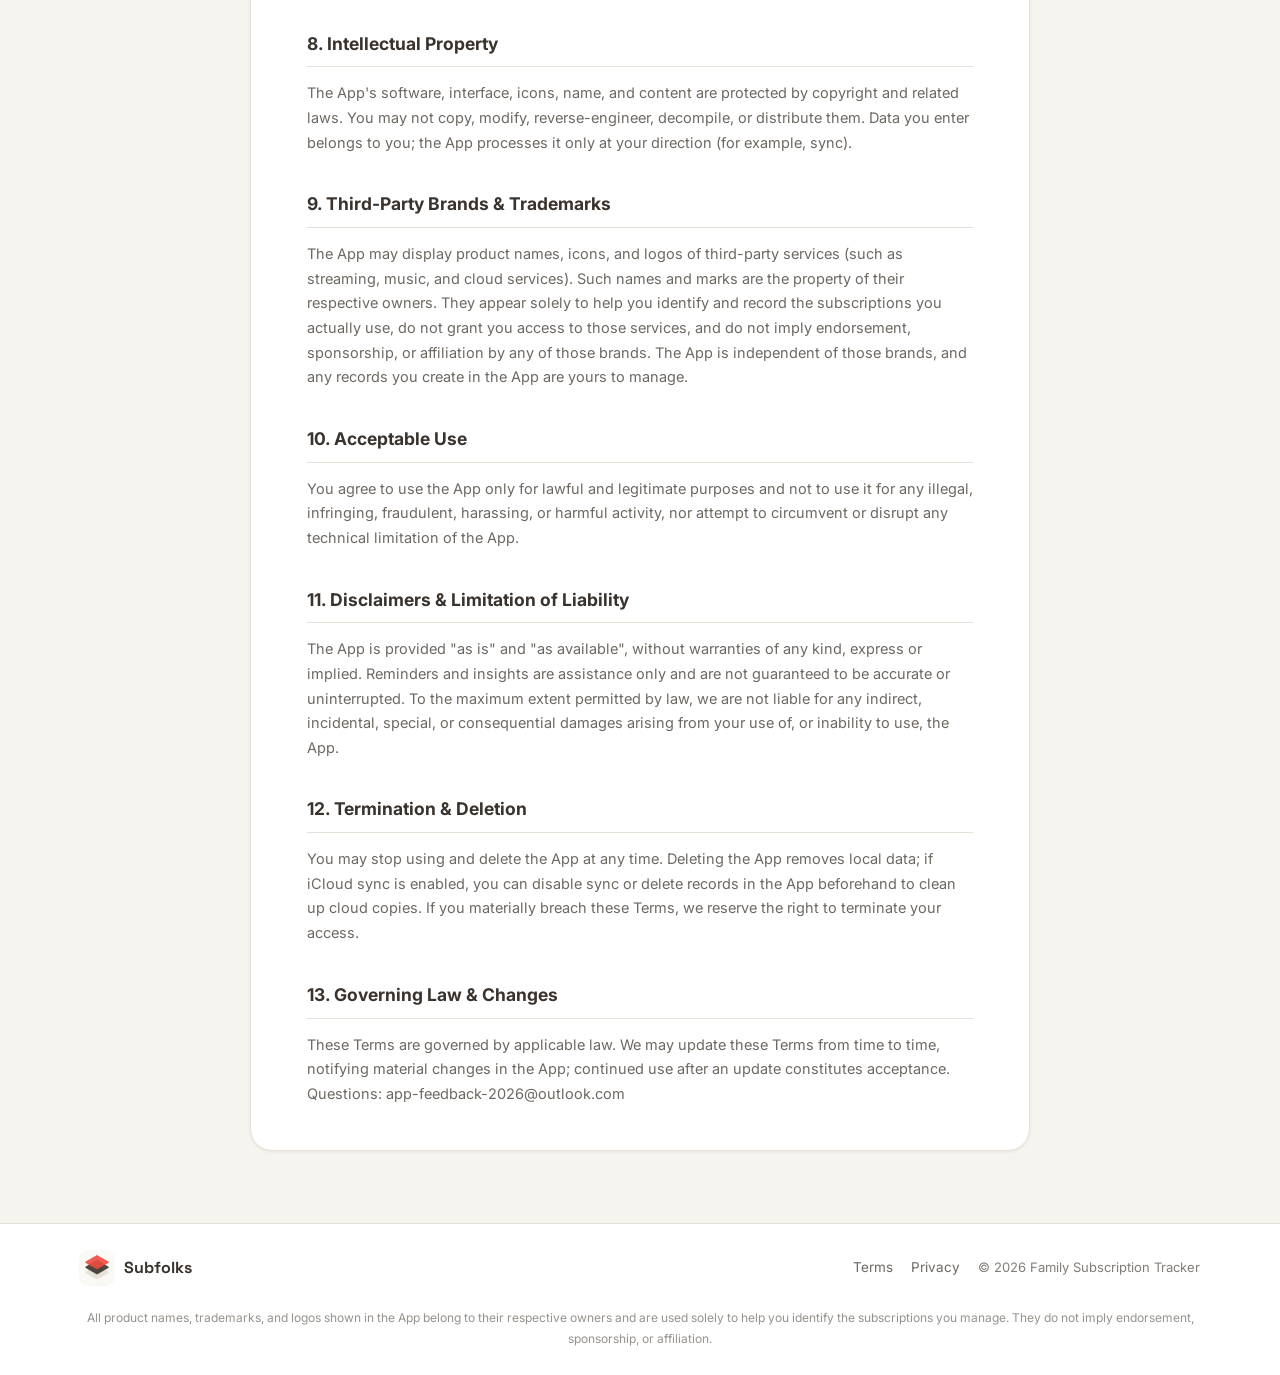
<file: subfolks/terms.html>
<!DOCTYPE html>
<html lang="zh">
<head>
<meta charset="UTF-8">
<meta name="viewport" content="width=device-width, initial-scale=1">
<meta name="description" content="Terms of Service - Subfolks">
<meta name="i18n-title" content="nav_terms">
<title>Subfolks - Terms</title>
<link rel="preconnect" href="https://fonts.googleapis.com">
<link rel="preconnect" href="https://fonts.gstatic.com" crossorigin>
<link href="https://fonts.googleapis.com/css2?family=Space+Grotesk:wght@400;500;600;700&family=Inter:wght@400;500;600;700&family=Noto+Sans+SC:wght@400;500;700&family=Noto+Sans+JP:wght@400;500;700&display=swap" rel="stylesheet">
<link rel="stylesheet" href="css/style.css">
</head>
<body>

<nav class="nav">
  <div class="container nav-inner">
    <a href="index.html" class="nav-brand">
      <img src="../assets/img/subfolks_logo.png" alt="logo">
      <span>Subfolks</span>
    </a>
    <div class="lang-switcher" aria-label="Language">
      <button data-lang-btn="zh">中文</button>
      <button data-lang-btn="ja">日本語</button>
      <button data-lang-btn="en">EN</button>
    </div>
  </div>
</nav>

<main class="container">
  <article class="legal">
    <header>
      <h1 data-i18n="nav_terms">用户协议</h1>
      <p class="updated"><span data-i18n="terms_updated">最后更新</span>：<span data-i18n="sub_terms_date">2026 年 9 月</span></p>
    </header>

    <p data-i18n="sub_terms_intro"></p>

    <h2 data-i18n="sub_terms_s1_title">1. 协议适用范围与同意</h2>
    <p data-i18n="sub_terms_s1_body"></p>

    <h2 data-i18n="sub_terms_s2_title">2. 服务说明</h2>
    <p data-i18n="sub_terms_s2_body"></p>

    <h2 data-i18n="sub_terms_s3_title">3. 账号与数据</h2>
    <p data-i18n="sub_terms_s3_body"></p>

    <h2 data-i18n="sub_terms_s4_title">4. 免费版与 Ultra 一次性买断</h2>
    <p data-i18n="sub_terms_s4_body"></p>

    <h2 data-i18n="sub_terms_s5_title">5. 恢复购买与退款</h2>
    <p data-i18n="sub_terms_s5_body"></p>

    <h2 data-i18n="sub_terms_s6_title">6. 提醒与本地通知</h2>
    <p data-i18n="sub_terms_s6_body"></p>

    <h2 data-i18n="sub_terms_s7_title">7. iCloud 同步</h2>
    <p data-i18n="sub_terms_s7_body"></p>

    <h2 data-i18n="sub_terms_s8_title">8. 知识产权</h2>
    <p data-i18n="sub_terms_s8_body"></p>

    <h2 data-i18n="sub_terms_s9_title">9. 第三方品牌与服务标识</h2>
    <p data-i18n="sub_terms_s9_body"></p>

    <h2 data-i18n="sub_terms_s10_title">10. 可接受使用</h2>
    <p data-i18n="sub_terms_s10_body"></p>

    <h2 data-i18n="sub_terms_s11_title">11. 免责声明与责任限制</h2>
    <p data-i18n="sub_terms_s11_body"></p>

    <h2 data-i18n="sub_terms_s12_title">12. 终止与数据删除</h2>
    <p data-i18n="sub_terms_s12_body"></p>

    <h2 data-i18n="sub_terms_s13_title">13. 适用法律与变更</h2>
    <p data-i18n="sub_terms_s13_body"></p>
  </article>
</main>

<footer class="footer">
  <div class="container footer-inner">
    <div class="nav-brand">
      <img src="../assets/img/subfolks_logo.png" alt="logo">
      <span>Subfolks</span>
    </div>
    <div class="footer-links">
      <a href="terms.html" data-i18n="nav_terms">用户协议</a>
      <a href="privacy.html" data-i18n="nav_privacy">隐私政策</a>
    </div>
    <div class="footer-copy">© 2026 <span data-i18n="sub_footer_tag">家庭订阅管理</span></div>
    <p class="footer-tm" data-i18n="sub_footer_tm"></p>
  </div>
</footer>

<script src="../assets/js/main.js"></script>
</body>
</html>
</file>
<file: assets/css/style.css>
/* ===== 设计系统 ===== */
:root {
  /* 品牌色（取自 App 代码实际值） */
  --brand: #2A9D8F;
  --brand-soft: #A8DADC;
  --brand-deep: #1F7A6E;
  --brand-tint: rgba(42, 157, 143, 0.08);

  /* 中性色 */
  --bg: #FFFFFF;
  --surface: #F8FAFB;
  --surface-alt: #F1F5F4;
  --text: #1C2B2A;
  --text-dim: #5B6B6A;
  --text-faint: #8A9B99;
  --border: #E3EAE9;
  --border-strong: #C9D6D4;

  /* 圆角 */
  --radius-sm: 8px;
  --radius-md: 12px;
  --radius-lg: 20px;
  --radius-full: 999px;

  /* 阴影 */
  --shadow-sm: 0 1px 3px rgba(28,43,42,.06);
  --shadow-md: 0 4px 16px rgba(28,43,42,.08);
  --shadow-lg: 0 12px 40px rgba(28,43,42,.12);

  /* 字体 */
  --font-display: 'Space Grotesk', 'Noto Sans SC', 'Noto Sans JP', sans-serif;
  --font-body: 'Inter', 'Noto Sans SC', 'Noto Sans JP', system-ui, -apple-system, sans-serif;

  /* 间距（8pt 网格） */
  --sp-1: 4px; --sp-2: 8px; --sp-3: 12px; --sp-4: 16px;
  --sp-5: 20px; --sp-6: 24px; --sp-8: 32px; --sp-10: 40px;
  --sp-12: 48px; --sp-16: 64px; --sp-24: 96px;

  /* 动效 */
  --ease: cubic-bezier(0.2, 0, 0, 1);
  --dur: 200ms;
}

/* ===== 基础 ===== */
* { box-sizing: border-box; margin: 0; padding: 0; }
html { scroll-behavior: smooth; -webkit-text-size-adjust: 100%; }
body {
  font-family: var(--font-body);
  color: var(--text);
  background: var(--bg);
  line-height: 1.7;
  font-size: 16px;
  -webkit-font-smoothing: antialiased;
}
img { max-width: 100%; display: block; }
a { color: var(--brand); text-decoration: none; }
a:hover { text-decoration: underline; }

h1,h2,h3,h4 { font-family: var(--font-display); font-weight: 700; line-height: 1.25; letter-spacing: -0.02em; }

.container {
  width: 100%;
  max-width: 1080px;
  margin: 0 auto;
  padding: 0 var(--sp-5);
}

/* ===== 语言切换器 ===== */
.lang-switcher {
  display: flex;
  gap: 4px;
  align-items: center;
  background: var(--surface-alt);
  border: 1px solid var(--border);
  border-radius: var(--radius-full);
  padding: 3px;
}
.lang-switcher button {
  border: none;
  background: transparent;
  font-family: var(--font-body);
  font-size: 12px;
  font-weight: 600;
  color: var(--text-dim);
  padding: 6px 12px;
  border-radius: var(--radius-full);
  cursor: pointer;
  transition: all var(--dur) var(--ease);
}
.lang-switcher button:hover { color: var(--text); }
.lang-switcher button.active {
  background: var(--brand);
  color: #fff;
  box-shadow: var(--shadow-sm);
}

/* ===== 导航栏 ===== */
.nav {
  position: sticky;
  top: 0;
  z-index: 100;
  background: rgba(255,255,255,.85);
  backdrop-filter: saturate(180%) blur(12px);
  border-bottom: 1px solid var(--border);
}
.nav-inner {
  display: flex;
  align-items: center;
  justify-content: space-between;
  height: 64px;
}
.nav-brand {
  display: flex;
  align-items: center;
  gap: 10px;
  font-family: var(--font-display);
  font-weight: 700;
  font-size: 17px;
  color: var(--text);
  text-decoration: none;
}
.nav-brand:hover { text-decoration: none; }
.nav-brand img { width: 28px; height: 28px; border-radius: 7px; }
.nav-links {
  display: flex;
  align-items: center;
  gap: var(--sp-6);
  font-size: 14px;
  font-weight: 500;
  color: var(--text-dim);
}
.nav-links a { color: var(--text-dim); }
.nav-links a:hover { color: var(--text); text-decoration: none; }

/* ===== 按钮 ===== */
.btn {
  display: inline-flex;
  align-items: center;
  gap: 8px;
  height: 44px;
  padding: 0 22px;
  border-radius: var(--radius-md);
  font-family: var(--font-body);
  font-size: 15px;
  font-weight: 600;
  border: none;
  cursor: pointer;
  transition: all var(--dur) var(--ease);
}
.btn-primary { background: var(--brand); color: #fff; }
.btn-primary:hover { background: var(--brand-deep); transform: translateY(-1px); }
.btn-outline { background: transparent; color: var(--text); border: 1.5px solid var(--border-strong); }
.btn-outline:hover { border-color: var(--brand); color: var(--brand); transform: translateY(-1px); }

/* ===== Hero ===== */
.hero {
  padding: var(--sp-24) 0 var(--sp-16);
  background:
    radial-gradient(800px 400px at 80% -10%, rgba(42,157,143,.10), transparent 60%),
    radial-gradient(600px 300px at 10% 20%, rgba(168,218,220,.18), transparent 60%);
  text-align: center;
}
.hero-badge {
  display: inline-flex;
  align-items: center;
  gap: 8px;
  padding: 6px 16px;
  border-radius: var(--radius-full);
  background: var(--brand-tint);
  color: var(--brand-deep);
  font-size: 13px;
  font-weight: 600;
  margin-bottom: var(--sp-6);
}
.hero h1 {
  font-size: clamp(34px, 6vw, 56px);
  font-weight: 800;
  max-width: 760px;
  margin: 0 auto var(--sp-6);
}
.hero p.sub {
  font-size: clamp(16px, 2.4vw, 19px);
  color: var(--text-dim);
  max-width: 620px;
  margin: 0 auto var(--sp-10);
}
.hero-cta {
  display: flex;
  gap: var(--sp-4);
  justify-content: center;
  flex-wrap: wrap;
}
.hero-app-icon {
  width: 96px;
  height: 96px;
  border-radius: 22px;
  box-shadow: var(--shadow-lg);
  margin: 0 auto var(--sp-8);
}

/* ===== 特性卡片 ===== */
.features {
  padding: var(--sp-16) 0;
}
.features-grid {
  display: grid;
  grid-template-columns: repeat(3, 1fr);
  gap: var(--sp-6);
  margin-top: var(--sp-10);
}
.feature-card {
  background: var(--surface);
  border: 1px solid var(--border);
  border-radius: var(--radius-lg);
  padding: var(--sp-8);
  transition: all var(--dur) var(--ease);
}
.feature-card:hover {
  transform: translateY(-4px);
  box-shadow: var(--shadow-md);
  border-color: var(--border-strong);
}
.feature-card .icon {
  width: 48px;
  height: 48px;
  border-radius: var(--radius-md);
  background: var(--brand-tint);
  display: flex;
  align-items: center;
  justify-content: center;
  margin-bottom: var(--sp-5);
  color: var(--brand);
}
.feature-card h3 { font-size: 19px; margin-bottom: var(--sp-3); }
.feature-card p { color: var(--text-dim); font-size: 15px; }

/* ===== 区块标题 ===== */
.section-title {
  text-align: center;
  margin-bottom: var(--sp-8);
}
.section-title .eyebrow {
  font-size: 13px;
  font-weight: 600;
  color: var(--brand);
  letter-spacing: .08em;
  text-transform: uppercase;
  margin-bottom: var(--sp-3);
}
.section-title h2 { font-size: clamp(26px, 4vw, 36px); margin-bottom: var(--sp-3); }
.section-title p { color: var(--text-dim); max-width: 560px; margin: 0 auto; }

/* ===== 对比表 ===== */
.compare { padding: var(--sp-16) 0; background: var(--surface-alt); }
.compare-table {
  width: 100%;
  max-width: 680px;
  margin: 0 auto;
  background: #fff;
  border-radius: var(--radius-lg);
  overflow: hidden;
  box-shadow: var(--shadow-sm);
  border: 1px solid var(--border);
}
.compare-table th, .compare-table td {
  padding: var(--sp-5);
  text-align: center;
  border-bottom: 1px solid var(--border);
  font-size: 15px;
}
.compare-table th { background: var(--surface); font-weight: 600; }
.compare-table tr:last-child th, .compare-table tr:last-child td { border-bottom: none; }
.compare-table .pro-col { background: var(--brand-tint); }
.compare-table .check { color: var(--brand); font-weight: 700; }
.compare-table .x { color: var(--text-faint); }

/* ===== 协议页 ===== */
.legal {
  padding: var(--sp-16) 0;
  max-width: 800px;
  margin: 0 auto;
}
.legal header {
  border-bottom: 1px solid var(--border);
  padding-bottom: var(--sp-8);
  margin-bottom: var(--sp-10);
}
.legal h1 { font-size: clamp(28px, 4vw, 38px); margin-bottom: var(--sp-3); }
.legal .updated { color: var(--text-faint); font-size: 13px; }
.legal h2 {
  font-size: 22px;
  margin: var(--sp-12) 0 var(--sp-5);
  padding-top: var(--sp-6);
  border-top: 1px solid var(--border);
}
.legal h2:first-of-type { border-top: none; padding-top: 0; margin-top: 0; }
.legal h3 { font-size: 17px; margin: var(--sp-6) 0 var(--sp-3); }
.legal p, .legal li { color: var(--text-dim); font-size: 15px; }
.legal ul, .legal ol { padding-left: var(--sp-6); margin: var(--sp-4) 0; }
.legal li { margin-bottom: var(--sp-2); }
.legal .date { color: var(--text-faint); font-size: 14px; margin-bottom: var(--sp-4); }

/* ===== 页脚 ===== */
.footer {
  border-top: 1px solid var(--border);
  padding: var(--sp-10) 0 var(--sp-8);
  background: var(--surface);
}
.footer-inner {
  display: flex;
  justify-content: space-between;
  align-items: center;
  flex-wrap: wrap;
  gap: var(--sp-4);
}
.footer-links { display: flex; gap: var(--sp-6); font-size: 14px; color: var(--text-dim); }
.footer-links a { color: var(--text-dim); }
.footer-copy { color: var(--text-faint); font-size: 13px; }

/* ===== 响应式 ===== */
@media (max-width: 768px) {
  .nav-links { display: none; }
  .features-grid { grid-template-columns: 1fr; }
  .hero { padding: var(--sp-16) 0 var(--sp-12); }
  .hero-cta { flex-direction: column; align-items: center; }
  .btn { width: 100%; justify-content: center; max-width: 320px; }
  .compare-table { overflow-x: auto; }
  .footer-inner { flex-direction: column; text-align: center; }
  .legal { padding: var(--sp-12) 0; }
}

@media (max-width: 480px) {
  .features-grid { gap: var(--sp-4); }
  .feature-card { padding: var(--sp-6); }
}
</file>
<file: subfolks/css/style.css>
/* ============================================================
   Subfolks 官网样式 · 视觉规范「墨与纸」
   （与 App 内 Palette 一致，独立于 iwonderland 集合站样式）
   纸白 #F6F4EF / 卡片白 #FFFFFF / 焦茶墨 #3A332D / 暖灰 #6E6862
   罫線 #E5E1D8 / 朱印 #C8443C / 暖金 #B89A5E
   ============================================================ */
:root {
  --paper: #F6F4EF;
  --card: #FFFFFF;
  --ink: #3A332D;
  --ink-dim: #6E6862;
  --rule: #E5E1D8;
  --accent: #C8443C;
  --gold: #B89A5E;
  --radius: 18px;
  --shadow-sm: 0 1px 3px rgba(58,51,45,.08);
  --shadow-md: 0 10px 28px rgba(58,51,45,.10);
  --font-body: 'Inter','Noto Sans SC','Noto Sans JP',system-ui,-apple-system,'PingFang SC','Hiragino Sans',sans-serif;
  --font-display: 'Space Grotesk','Inter','Noto Sans SC','Noto Sans JP',system-ui,sans-serif;
}
* { box-sizing: border-box; margin: 0; padding: 0; }
html { scroll-behavior: smooth; }
body {
  font-family: var(--font-body);
  background: var(--paper);
  color: var(--ink);
  line-height: 1.7;
  -webkit-font-smoothing: antialiased;
}
.container { width: min(1120px, 92%); margin-inline: auto; }
a { color: var(--ink); }
img { max-width: 100%; }

/* ===== 导航 ===== */
.nav {
  position: sticky; top: 0; z-index: 20;
  background: color-mix(in srgb, var(--paper) 82%, transparent);
  -webkit-backdrop-filter: blur(14px); backdrop-filter: blur(14px);
  border-bottom: 1px solid var(--rule);
}
.nav-inner { display: flex; align-items: center; gap: 18px; padding: 12px 0; flex-wrap: wrap; }
.nav-brand { display: inline-flex; align-items: center; gap: 10px; text-decoration: none; font-weight: 700; font-family: var(--font-display); }
.nav-brand img { width: 34px; height: 34px; border-radius: 9px; box-shadow: var(--shadow-sm); }
.lang-switcher { display: inline-flex; gap: 2px; margin-left: auto; padding: 3px; border: 1px solid var(--rule); border-radius: 999px; background: var(--card); }
.lang-switcher button {
  border: 0; background: transparent; color: var(--ink-dim);
  font-family: var(--font-body); font-size: 12.5px; padding: 5px 11px; border-radius: 999px; cursor: pointer;
}
.lang-switcher button.active { background: var(--ink); color: var(--paper); }

/* ===== Hero ===== */
.hero { text-align: center; padding: 76px 0 60px; }
.hero .container { display: flex; flex-direction: column; align-items: center; }
.hero-app-icon { display: block; width: 96px; height: 96px; border-radius: 24px; box-shadow: var(--shadow-md); }
.hero-badge {
  display: inline-block; margin-top: 26px; padding: 6px 18px; border-radius: 999px;
  background: color-mix(in srgb, var(--gold) 18%, var(--card)); color: var(--ink);
  border: 1px solid color-mix(in srgb, var(--gold) 45%, var(--rule));
  font-size: 13.5px; font-weight: 600; letter-spacing: .08em;
}
.hero h1 { margin-top: 30px; font-family: var(--font-display); font-size: clamp(30px, 5vw, 46px); line-height: 1.3; font-weight: 700; letter-spacing: .01em; }
.hero .sub { margin: 20px auto 0; max-width: 640px; color: var(--ink-dim); font-size: 16px; }
.hero-cta { margin-top: 30px; display: flex; gap: 14px; justify-content: center; flex-wrap: wrap; }
.btn { text-decoration: none; font-size: 15px; font-weight: 600; padding: 13px 26px; border-radius: 999px; cursor: pointer; font-family: var(--font-body); }
.btn-primary { background: var(--ink); color: var(--paper); border: 1px solid var(--ink); }
.btn-primary:hover { background: #241F1B; }
.btn-outline { background: transparent; color: var(--ink); border: 1px solid color-mix(in srgb, var(--ink) 45%, var(--rule)); }
.btn-outline:hover { border-color: var(--ink); }

/* ===== 分区标题 ===== */
.section-title { text-align: center; max-width: 680px; margin: 0 auto 34px; }
.section-title .eyebrow { color: var(--accent); font-size: 13px; font-weight: 700; letter-spacing: .14em; text-transform: uppercase; }
.section-title h2 { margin-top: 10px; font-family: var(--font-display); font-size: clamp(24px, 3.4vw, 32px); }
.section-title p { margin-top: 10px; color: var(--ink-dim); font-size: 15px; }

/* ===== 特性卡片 ===== */
.features { padding: 40px 0 80px; }
.features-grid { display: grid; grid-template-columns: repeat(3, 1fr); gap: 18px; }
@media (max-width: 860px) { .features-grid { grid-template-columns: 1fr; } }
.feature-card {
  background: var(--card); border: 1px solid var(--rule); border-radius: var(--radius);
  padding: 26px 22px; transition: transform .25s ease, box-shadow .25s ease, border-color .25s ease;
}
.feature-card:hover { transform: translateY(-4px); box-shadow: var(--shadow-md); border-color: color-mix(in srgb, var(--gold) 45%, var(--rule)); }
.feature-card .icon {
  width: 46px; height: 46px; border-radius: 14px; display: grid; place-items: center;
  background: color-mix(in srgb, var(--gold) 16%, var(--paper)); color: var(--ink);
}
.feature-card h3 { margin: 16px 0 6px; font-family: var(--font-display); font-size: 18px; }
.feature-card p { color: var(--ink-dim); font-size: 14px; }

/* ===== 对比表 ===== */
.compare { padding: 20px 0 90px; }
.compare-table {
  background: var(--card); border: 1px solid var(--rule); border-radius: var(--radius);
  overflow: hidden; box-shadow: var(--shadow-sm);
}
.compare-table table { width: 100%; border-collapse: collapse; }
.compare-table th, .compare-table td { padding: 15px 18px; text-align: center; font-size: 14.5px; }
.compare-table th { font-family: var(--font-display); font-weight: 600; background: color-mix(in srgb, var(--paper) 70%, var(--card)); }
.compare-table td:first-child { text-align: left; color: var(--ink-dim); }
.compare-table tr + tr th { border-top: 1px solid var(--rule); }
.compare-table td { border-top: 1px solid var(--rule); }
.pro-col {
  background: color-mix(in srgb, var(--gold) 8%, var(--card));
  border-left: 1px solid color-mix(in srgb, var(--gold) 30%, var(--rule));
}
.check { color: #5B7A54; font-weight: 700; }
.x { color: color-mix(in srgb, var(--ink-dim) 55%, var(--card)); }

/* ===== 页脚 ===== */
.footer { border-top: 1px solid var(--rule); background: var(--card); padding: 26px 0; }
.footer-inner { display: flex; align-items: center; gap: 18px; flex-wrap: wrap; }
.footer .nav-brand { margin-right: auto; }
.footer-links { display: flex; gap: 18px; }
.footer-links a { color: var(--ink-dim); text-decoration: none; font-size: 13.5px; }
.footer-links a:hover { color: var(--ink); }
.footer-copy { color: color-mix(in srgb, var(--ink-dim) 85%, var(--paper)); font-size: 13px; }
.footer-tm { flex-basis: 100%; margin: 6px 0 0; color: color-mix(in srgb, var(--ink-dim) 70%, var(--paper)); font-size: 12px; line-height: 1.7; text-align: center; }

/* ===== 法律文档页 ===== */
.legal { max-width: 780px; margin: 48px auto 72px; background: var(--card); border: 1px solid var(--rule); border-radius: 22px; padding: 44px clamp(22px, 5vw, 56px); box-shadow: var(--shadow-sm); }
.legal h1 { font-family: var(--font-display); font-size: clamp(24px, 3vw, 30px); }
.legal .updated { margin-top: 6px; color: var(--ink-dim); font-size: 13px; }
.legal p { margin-top: 14px; color: var(--ink-dim); font-size: 14.5px; }
.legal h2 { margin-top: 34px; font-size: 17.5px; padding-bottom: 8px; border-bottom: 1px solid var(--rule); }
.legal p + h2 { margin-top: 34px; }
</file>
